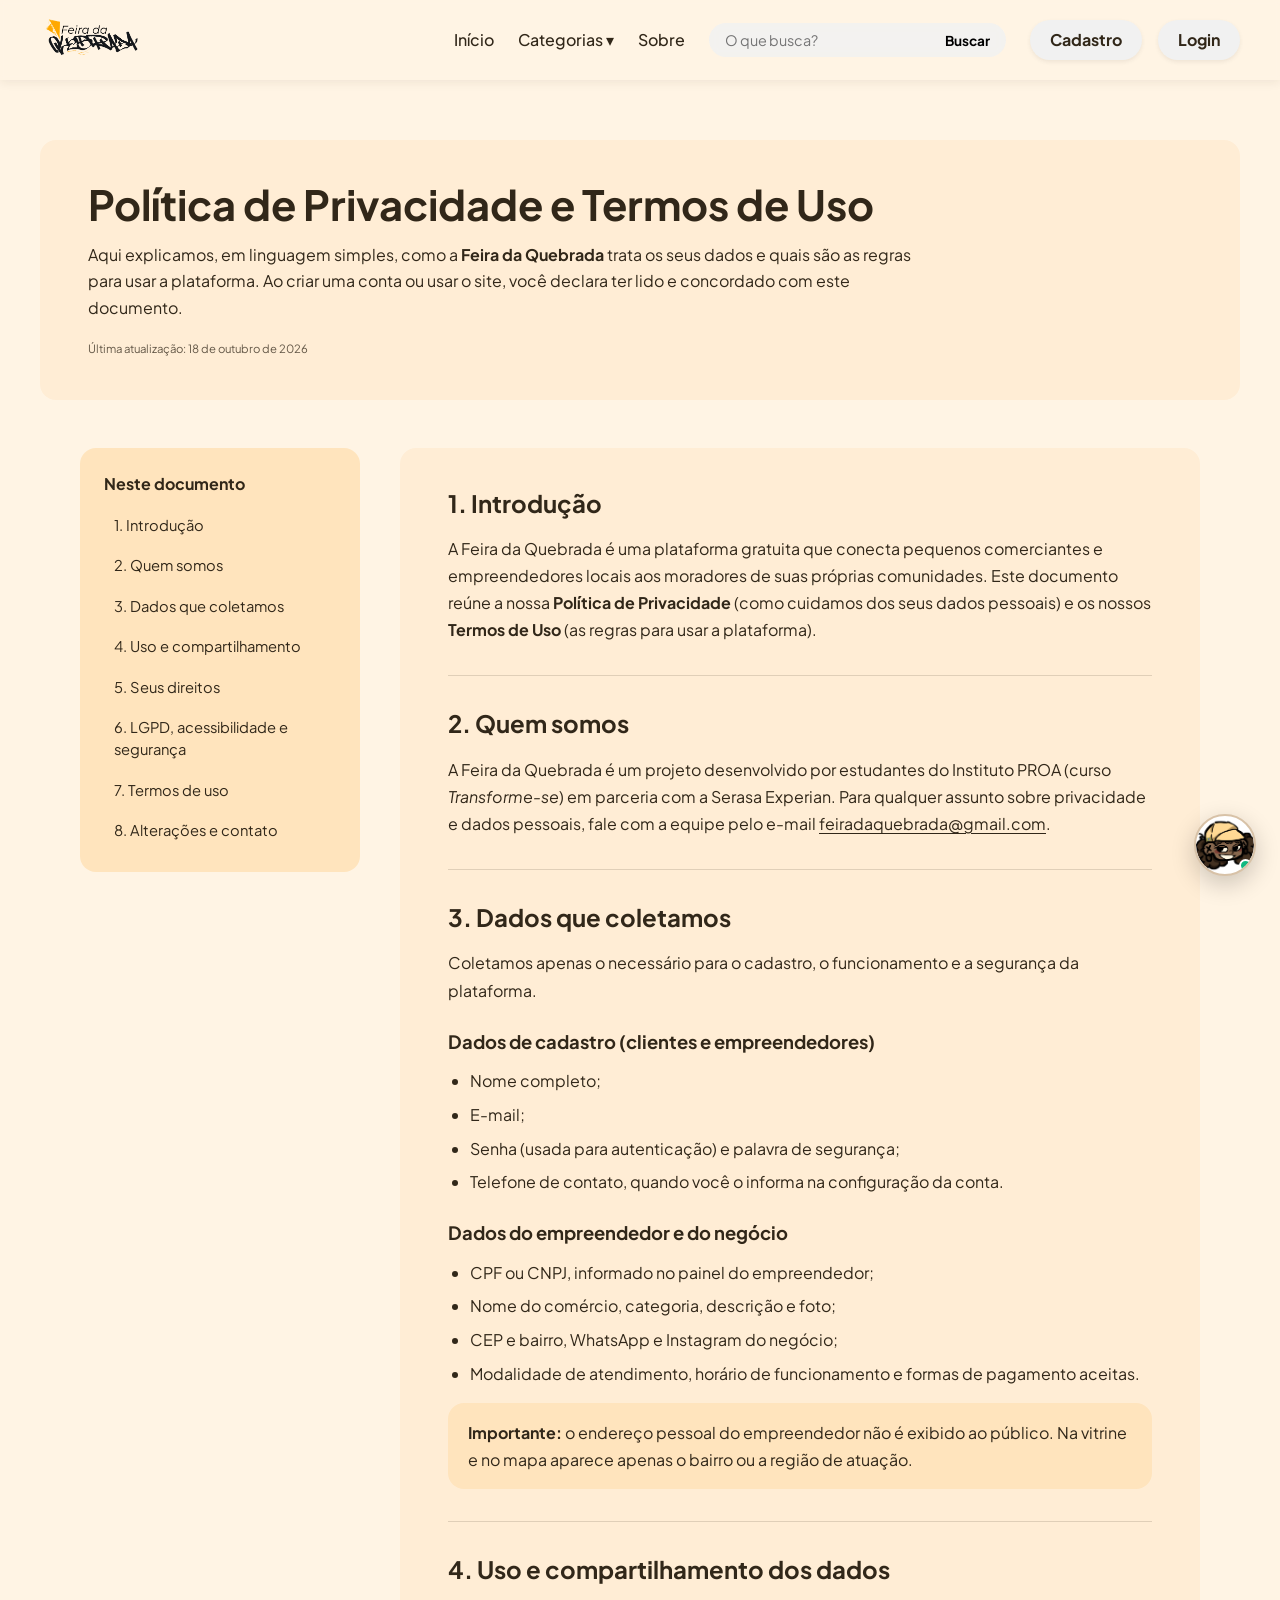
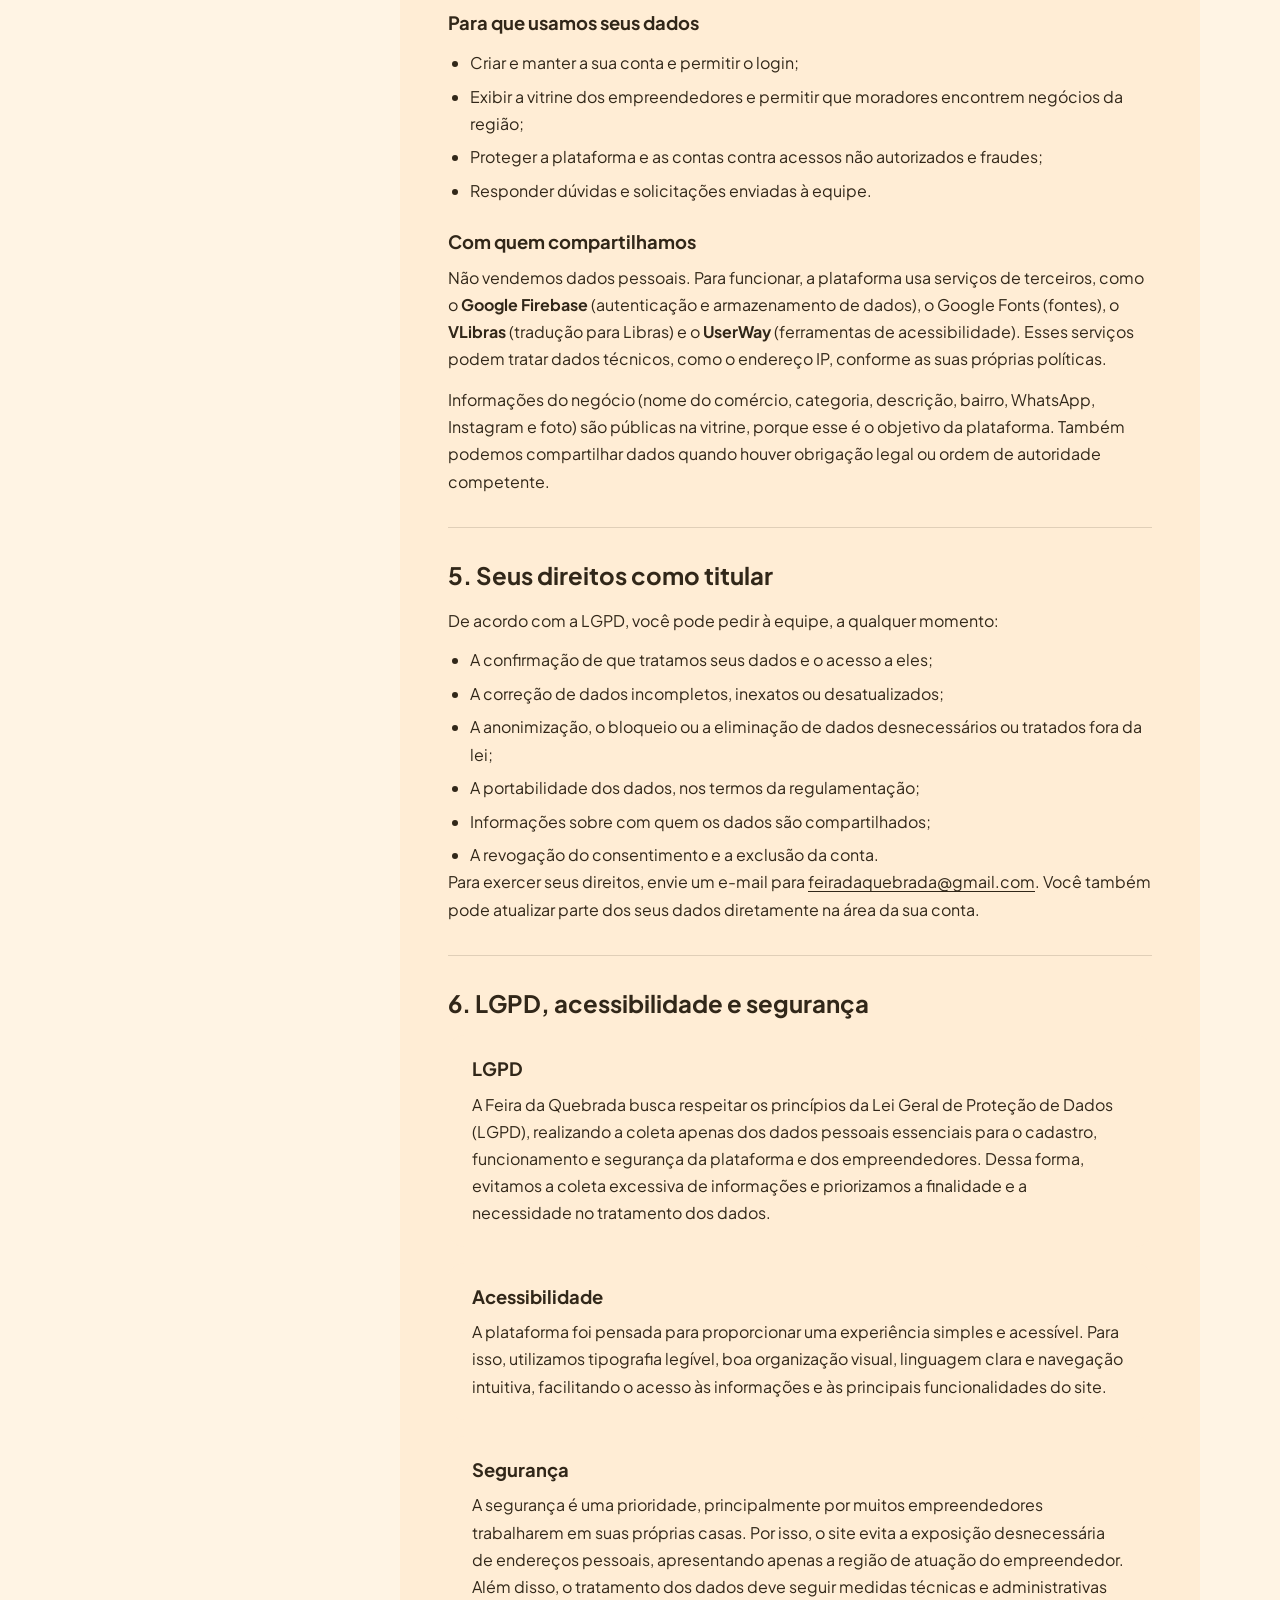
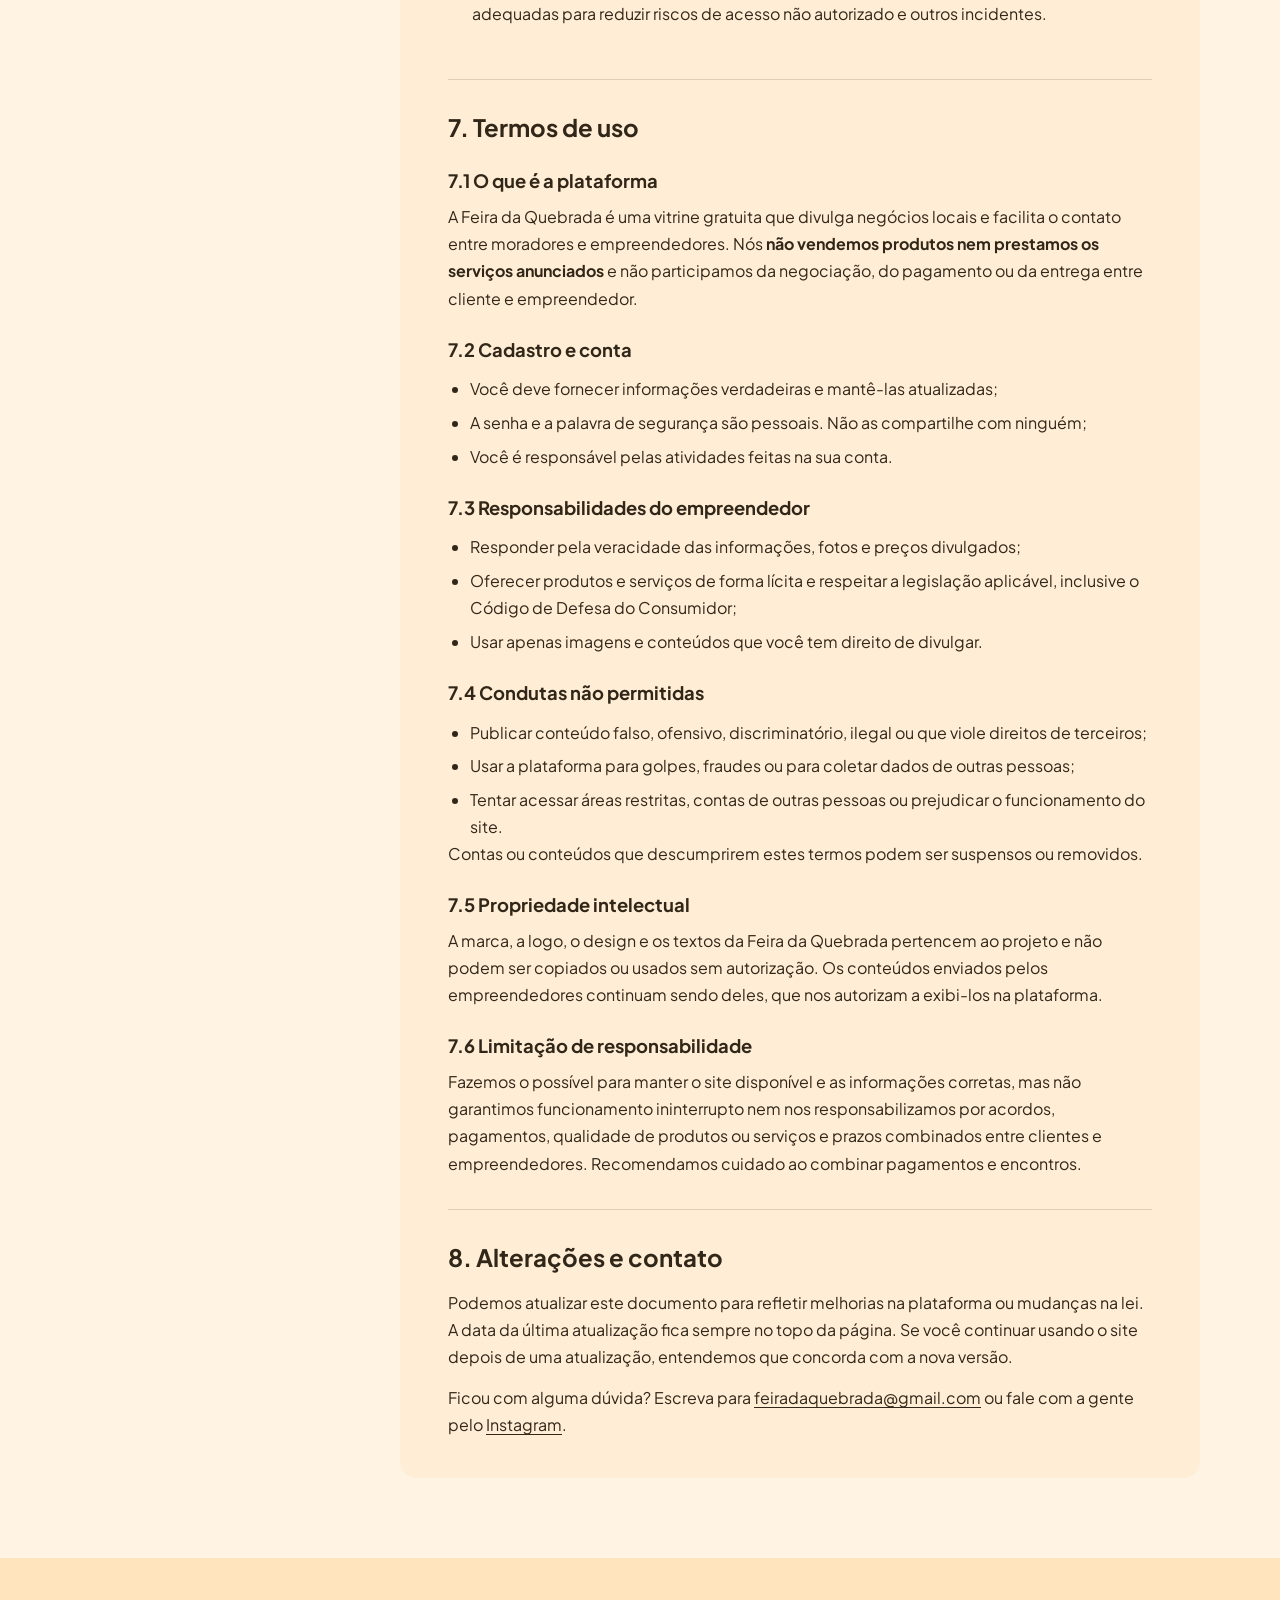
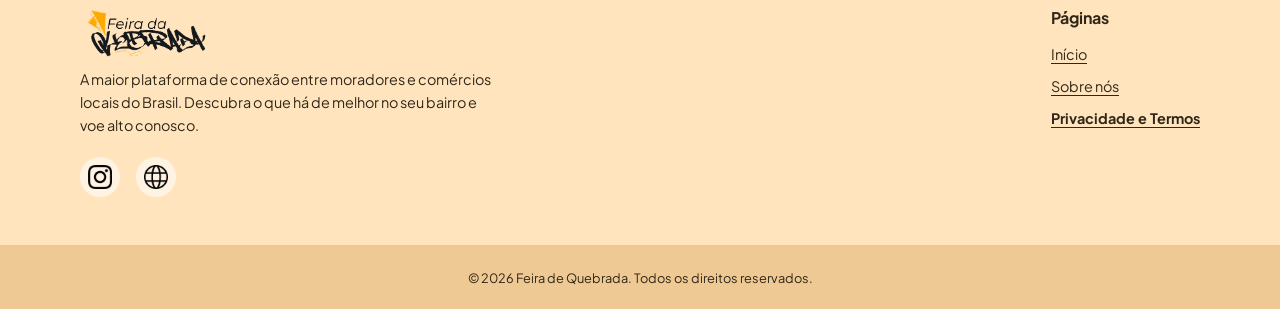
<file: pages/privacidade.html>
<!DOCTYPE html>
<html lang="pt-BR">
<head>
    <meta charset="UTF-8">
    <meta name="viewport" content="width=device-width, initial-scale=1.0">

    <title>Política de Privacidade e Termos de Uso | Feira da Quebrada</title>
    <meta name="description" content="Conheça a Política de Privacidade e os Termos de Uso da Feira da Quebrada: como tratamos seus dados (LGPD), acessibilidade, segurança e regras de uso da plataforma.">
    <link rel="icon" type="image/png" href="../imagens/pipaamarela.png">
    <!-- Fontes -->
    <link rel="preconnect" href="https://fonts.googleapis.com">
    <link rel="preconnect" href="https://fonts.gstatic.com" crossorigin>
    <link href="https://fonts.googleapis.com/css2?family=DM+Sans:opsz,wght@9..40,100..1000&display=swap" rel="stylesheet">

    <!-- Estilos -->
    <link rel="stylesheet" href="../styles/styleinicio.css">
    <link rel="stylesheet" href="../styles/privacidade.css">
    <link rel="stylesheet" href="../styles/chat.css">

    <!-- Scripts -->
    <script src="../scripts/sobre.js" defer></script>
    <script src="../scripts/chat.js" defer></script>
</head>

<body>

    <!-- ========================================== -->
    <!-- CABEÇALHO PRINCIPAL                        -->
    <!-- ========================================== -->
    <header class="cabecalho-principal">
        <a href="../index.html" class="logo">
            <img src="../imagens/logo.png" alt="Logo da Feira de Quebrada" class="logo-normal">
            <img src="../imagens/logo-branca.png" alt="" aria-hidden="true" class="logo-branca">
        </a>

        <button id="btn-menu-mobile" class="btn-menu-mobile" aria-label="Abrir menu">☰</button>
        <div id="overlay-menu" class="overlay-menu"></div>

        <div id="menu-colapsavel" class="menu-colapsavel">
            <button id="btn-fechar-menu" class="btn-fechar-menu" aria-label="Fechar menu">✕</button>

            <nav aria-label="Navegação principal">
                <ul>
                    <li><a href="../index.html">Início</a></li>
                    <li class="menu-dropdown">
                        <a href="#" id="btn-categorias" aria-expanded="false" aria-controls="lista-categorias">Categorias ▾</a>
                        <ul id="lista-categorias" class="dropdown-balao escondido">
                            <li><a href="filtro.html?categoria=alimentacao">Alimentação</a></li>
                            <li><a href="filtro.html?categoria=artesanato">Arte e Artesanato</a></li>
                            <li><a href="filtro.html?categoria=beleza">Beleza e Cuidados</a></li>
                            <li><a href="filtro.html?categoria=servico-tecnico">Serviços</a></li>
                            <li><a href="filtro.html?categoria=costura">Moda e Costura</a></li>
                            <li><a href="filtro.html?categoria=festas">Festas</a></li>
                            <li><a href="filtro.html?categoria=fretes">Fretes</a></li>
                            <li><a href="filtro.html?categoria=tatuagem">Tatuagem</a></li>
                        </ul>
                    </li>
                    <li><a href="sobre.html">Sobre</a></li>
                </ul>
            </nav>

            <search>
                <form role="search" action="filtro.html" method="get">
                    <input type="search" name="busca" placeholder="O que busca?" aria-label="Buscar produtos ou serviços">
                    <button type="submit">Buscar</button>
                </form>
            </search>

            <nav class="auth-acoes" aria-label="Acesso à conta" id="containerAuth">
                <a href="cadastro.html" class="btn-link">Cadastro</a>
                <a href="login.html" class="btn-link">Login</a>
            </nav>
        </div>
    </header>

    <!-- ========================================== -->
    <!-- CONTEÚDO PRINCIPAL                         -->
    <!-- ========================================== -->
    <main>

        <!-- TOPO -->
        <section class="hero-politica" aria-labelledby="titulo-politica">
            <div class="hero-politica-container">
                <h1 id="titulo-politica">Política de Privacidade e Termos de Uso</h1>
                <p>
                    Aqui explicamos, em linguagem simples, como a <strong>Feira da Quebrada</strong> trata os seus dados e quais são as regras para usar a plataforma. Ao criar uma conta ou usar o site, você declara ter lido e concordado com este documento.
                </p>
                <p class="data-atualizacao"><small>Última atualização: 18 de outubro de 2026</small></p>
            </div>
        </section>

        <div class="politica-layout">

            <!-- SUMÁRIO -->
            <nav class="politica-sumario" aria-label="Sumário da página">
                <h2>Neste documento</h2>
                <ol>
                    <li><a href="#introducao">1. Introdução</a></li>
                    <li><a href="#quem-somos">2. Quem somos</a></li>
                    <li><a href="#dados-coletados">3. Dados que coletamos</a></li>
                    <li><a href="#uso-compartilhamento">4. Uso e compartilhamento</a></li>
                    <li><a href="#direitos">5. Seus direitos</a></li>
                    <li><a href="#lgpd-acessibilidade-seguranca">6. LGPD, acessibilidade e segurança</a></li>
                    <li><a href="#termos-de-uso">7. Termos de uso</a></li>
                    <li><a href="#alteracoes-contato">8. Alterações e contato</a></li>
                </ol>
            </nav>

            <!-- CONTEÚDO -->
            <article class="politica-conteudo">

                <section id="introducao" aria-labelledby="t-introducao">
                    <h2 id="t-introducao">1. Introdução</h2>
                    <p>
                        A Feira da Quebrada é uma plataforma gratuita que conecta pequenos comerciantes e empreendedores locais aos moradores de suas próprias comunidades. Este documento reúne a nossa <strong>Política de Privacidade</strong> (como cuidamos dos seus dados pessoais) e os nossos <strong>Termos de Uso</strong> (as regras para usar a plataforma).
                    </p>
                </section>

                <section id="quem-somos" aria-labelledby="t-quem-somos">
                    <h2 id="t-quem-somos">2. Quem somos</h2>
                    <p>
                        A Feira da Quebrada é um projeto desenvolvido por estudantes do Instituto PROA (curso <em>Transforme-se</em>) em parceria com a Serasa Experian. Para qualquer assunto sobre privacidade e dados pessoais, fale com a equipe pelo e-mail <a href="mailto:feiradaquebrada@gmail.com">feiradaquebrada@gmail.com</a>.
                    </p>
                </section>

                <section id="dados-coletados" aria-labelledby="t-dados-coletados">
                    <h2 id="t-dados-coletados">3. Dados que coletamos</h2>
                    <p>Coletamos apenas o necessário para o cadastro, o funcionamento e a segurança da plataforma.</p>

                    <h3>Dados de cadastro (clientes e empreendedores)</h3>
                    <ul class="lista-politica">
                        <li>Nome completo;</li>
                        <li>E-mail;</li>
                        <li>Senha (usada para autenticação) e palavra de segurança;</li>
                        <li>Telefone de contato, quando você o informa na configuração da conta.</li>
                    </ul>

                    <h3>Dados do empreendedor e do negócio</h3>
                    <ul class="lista-politica">
                        <li>CPF ou CNPJ, informado no painel do empreendedor;</li>
                        <li>Nome do comércio, categoria, descrição e foto;</li>
                        <li>CEP e bairro, WhatsApp e Instagram do negócio;</li>
                        <li>Modalidade de atendimento, horário de funcionamento e formas de pagamento aceitas.</li>
                    </ul>

                    <p class="politica-aviso">
                        <strong>Importante:</strong> o endereço pessoal do empreendedor não é exibido ao público. Na vitrine e no mapa aparece apenas o bairro ou a região de atuação.
                    </p>
                </section>

                <section id="uso-compartilhamento" aria-labelledby="t-uso-compartilhamento">
                    <h2 id="t-uso-compartilhamento">4. Uso e compartilhamento dos dados</h2>

                    <h3>Para que usamos seus dados</h3>
                    <ul class="lista-politica">
                        <li>Criar e manter a sua conta e permitir o login;</li>
                        <li>Exibir a vitrine dos empreendedores e permitir que moradores encontrem negócios da região;</li>
                        <li>Proteger a plataforma e as contas contra acessos não autorizados e fraudes;</li>
                        <li>Responder dúvidas e solicitações enviadas à equipe.</li>
                    </ul>

                    <h3>Com quem compartilhamos</h3>
                    <p>
                        Não vendemos dados pessoais. Para funcionar, a plataforma usa serviços de terceiros, como o <strong>Google Firebase</strong> (autenticação e armazenamento de dados), o Google Fonts (fontes), o <strong>VLibras</strong> (tradução para Libras) e o <strong>UserWay</strong> (ferramentas de acessibilidade). Esses serviços podem tratar dados técnicos, como o endereço IP, conforme as suas próprias políticas.
                    </p>
                    <p>
                        Informações do negócio (nome do comércio, categoria, descrição, bairro, WhatsApp, Instagram e foto) são públicas na vitrine, porque esse é o objetivo da plataforma. Também podemos compartilhar dados quando houver obrigação legal ou ordem de autoridade competente.
                    </p>
                </section>

                <section id="direitos" aria-labelledby="t-direitos">
                    <h2 id="t-direitos">5. Seus direitos como titular</h2>
                    <p>De acordo com a LGPD, você pode pedir à equipe, a qualquer momento:</p>
                    <ul class="lista-politica">
                        <li>A confirmação de que tratamos seus dados e o acesso a eles;</li>
                        <li>A correção de dados incompletos, inexatos ou desatualizados;</li>
                        <li>A anonimização, o bloqueio ou a eliminação de dados desnecessários ou tratados fora da lei;</li>
                        <li>A portabilidade dos dados, nos termos da regulamentação;</li>
                        <li>Informações sobre com quem os dados são compartilhados;</li>
                        <li>A revogação do consentimento e a exclusão da conta.</li>
                    </ul>
                    <p>
                        Para exercer seus direitos, envie um e-mail para <a href="mailto:feiradaquebrada@gmail.com">feiradaquebrada@gmail.com</a>. Você também pode atualizar parte dos seus dados diretamente na área da sua conta.
                    </p>
                </section>

                <section id="lgpd-acessibilidade-seguranca" aria-labelledby="t-lgpd">
                    <h2 id="t-lgpd">6. LGPD, acessibilidade e segurança</h2>

                    <div class="politica-destaque">
                        <h3>LGPD</h3>
                        <p>
                            A Feira da Quebrada busca respeitar os princípios da Lei Geral de Proteção de Dados (LGPD), realizando a coleta apenas dos dados pessoais essenciais para o cadastro, funcionamento e segurança da plataforma e dos empreendedores. Dessa forma, evitamos a coleta excessiva de informações e priorizamos a finalidade e a necessidade no tratamento dos dados.
                        </p>
                    </div>

                    <div class="politica-destaque">
                        <h3>Acessibilidade</h3>
                        <p>
                            A plataforma foi pensada para proporcionar uma experiência simples e acessível. Para isso, utilizamos tipografia legível, boa organização visual, linguagem clara e navegação intuitiva, facilitando o acesso às informações e às principais funcionalidades do site.
                        </p>
                    </div>

                    <div class="politica-destaque">
                        <h3>Segurança</h3>
                        <p>
                            A segurança é uma prioridade, principalmente por muitos empreendedores trabalharem em suas próprias casas. Por isso, o site evita a exposição desnecessária de endereços pessoais, apresentando apenas a região de atuação do empreendedor. Além disso, o tratamento dos dados deve seguir medidas técnicas e administrativas adequadas para reduzir riscos de acesso não autorizado e outros incidentes.
                        </p>
                    </div>
                </section>

                <section id="termos-de-uso" aria-labelledby="t-termos">
                    <h2 id="t-termos">7. Termos de uso</h2>

                    <h3>7.1 O que é a plataforma</h3>
                    <p>
                        A Feira da Quebrada é uma vitrine gratuita que divulga negócios locais e facilita o contato entre moradores e empreendedores. Nós <strong>não vendemos produtos nem prestamos os serviços anunciados</strong> e não participamos da negociação, do pagamento ou da entrega entre cliente e empreendedor.
                    </p>

                    <h3>7.2 Cadastro e conta</h3>
                    <ul class="lista-politica">
                        <li>Você deve fornecer informações verdadeiras e mantê-las atualizadas;</li>
                        <li>A senha e a palavra de segurança são pessoais. Não as compartilhe com ninguém;</li>
                        <li>Você é responsável pelas atividades feitas na sua conta.</li>
                    </ul>

                    <h3>7.3 Responsabilidades do empreendedor</h3>
                    <ul class="lista-politica">
                        <li>Responder pela veracidade das informações, fotos e preços divulgados;</li>
                        <li>Oferecer produtos e serviços de forma lícita e respeitar a legislação aplicável, inclusive o Código de Defesa do Consumidor;</li>
                        <li>Usar apenas imagens e conteúdos que você tem direito de divulgar.</li>
                    </ul>

                    <h3>7.4 Condutas não permitidas</h3>
                    <ul class="lista-politica">
                        <li>Publicar conteúdo falso, ofensivo, discriminatório, ilegal ou que viole direitos de terceiros;</li>
                        <li>Usar a plataforma para golpes, fraudes ou para coletar dados de outras pessoas;</li>
                        <li>Tentar acessar áreas restritas, contas de outras pessoas ou prejudicar o funcionamento do site.</li>
                    </ul>
                    <p>
                        Contas ou conteúdos que descumprirem estes termos podem ser suspensos ou removidos.
                    </p>

                    <h3>7.5 Propriedade intelectual</h3>
                    <p>
                        A marca, a logo, o design e os textos da Feira da Quebrada pertencem ao projeto e não podem ser copiados ou usados sem autorização. Os conteúdos enviados pelos empreendedores continuam sendo deles, que nos autorizam a exibi-los na plataforma.
                    </p>

                    <h3>7.6 Limitação de responsabilidade</h3>
                    <p>
                        Fazemos o possível para manter o site disponível e as informações corretas, mas não garantimos funcionamento ininterrupto nem nos responsabilizamos por acordos, pagamentos, qualidade de produtos ou serviços e prazos combinados entre clientes e empreendedores. Recomendamos cuidado ao combinar pagamentos e encontros.
                    </p>
                </section>

                <section id="alteracoes-contato" aria-labelledby="t-alteracoes">
                    <h2 id="t-alteracoes">8. Alterações e contato</h2>
                    <p>
                        Podemos atualizar este documento para refletir melhorias na plataforma ou mudanças na lei. A data da última atualização fica sempre no topo da página. Se você continuar usando o site depois de uma atualização, entendemos que concorda com a nova versão.
                    </p>
                    <p>
                        Ficou com alguma dúvida? Escreva para <a href="mailto:feiradaquebrada@gmail.com">feiradaquebrada@gmail.com</a> ou fale com a gente pelo <a href="https://www.instagram.com/feiradaquebrada" target="_blank" rel="noopener noreferrer">Instagram</a>.
                    </p>
                </section>

            </article>
        </div>
    </main>

    <!-- ================= CHATBOT ================= -->
    <div class="chat-wrapper" id="chatWrapper">
        <div class="widget hidden" id="chatWidget">
            <div class="header">
                <div class="persona-info">
                    <div class="avatar-header">
                        <img src="../imagens/fey.png" alt="Fey Avatar">
                        <span class="online-dot"></span>
                    </div>
                    <div class="persona-details">
                        <span class="persona-nome">Fey</span>
                        <span class="persona-status">Atendimento • </span>
                    </div>
                </div>
                <button id="closeChat" class="close-btn" aria-label="Fechar Chat">&times;</button>
            </div>

            <div class="chat" id="chatBox"></div>

            <div class="composer">
                <input class="message" type="text" placeholder="Digite uma mensagem..." id="chatInput">
                <button class="submit_message" id="submitBtn" aria-label="Enviar">
                    <svg width="18" height="18" viewBox="0 0 24 24" fill="none" stroke="currentColor" stroke-width="2.5" stroke-linecap="round" stroke-linejoin="round">
                        <line x1="22" y1="2" x2="11" y2="13"></line>
                        <polygon points="22 2 15 22 11 13 2 9 22 2"></polygon>
                    </svg>
                </button>
            </div>
        </div>

        <button id="chatToggle" class="chat-toggle-btn" aria-label="Abrir Chat">
            <div class="chat-help-tooltip" id="chatHelpTooltip">
                <span>Precisa de ajuda? 💬</span>
            </div>
            <div class="avatar-toggle">
                <img src="../imagens/fey.png" alt="Fey">
                <span class="status-indicator"></span>
            </div>
        </button>
    </div>

    <!-- ========================================== -->
    <!-- RODAPÉ                                     -->
    <!-- ========================================== -->
    <footer class="rodape-principal">
        <div class="rodape-container">
            <div class="rodape-marca">
                <a href="../index.html" class="rodape-logo-link">
                    <img src="../imagens/logo.png" alt="Feira de Quebrada" width="140" height="auto">
                </a>
                <p>
                    A maior plataforma de conexão entre moradores e comércios locais do Brasil.
                    Descubra o que há de melhor no seu bairro e voe alto conosco.
                </p>

                <nav class="rodape-redes" aria-label="Redes sociais e contato externo">
                    <ul role="list">
                        <li>
                            <a href="https://www.instagram.com/feiradaquebrada" target="_blank" rel="noopener noreferrer" aria-label="Acessar nosso perfil no Instagram">
                                <img src="../icones/iconeinstagram.png" alt="" aria-hidden="true" width="24" height="24">
                            </a>
                        </li>
                        <li>
                            <a href="mailto:feiradaquebrada@gmail.com" aria-label="Nos envie um email">
                                <img src="../icones/iconerede.png" alt="" aria-hidden="true" width="24" height="24">
                            </a>
                        </li>
                    </ul>
                </nav>
            </div>

            <nav class="rodape-links" aria-label="Páginas do site">
                <h2>Páginas</h2>
                <ul>
                        <li><a href="../index.html">Início</a></li>
                        <li><a href="sobre.html">Sobre nós</a></li>
                        <li><a href="privacidade.html" aria-current="page">Privacidade e Termos</a></li>
                </ul>
            </nav>
        </div>

        <div class="rodape-copyright">
            <p>
                <small>&copy; 2026 Feira de Quebrada. Todos os direitos reservados.</small>
            </p>
        </div>
    </footer>

    <!-- VLibras e UserWay -->
    <div vw class="enabled">
        <div vw-access-button class="active"></div>
        <div vw-plugin-wrapper>
            <div class="vw-plugin-top-wrapper"></div>
        </div>
    </div>
    <script src="https://vlibras.gov.br/app/vlibras-plugin.js"></script>
    <script>
        new window.VLibras.Widget('https://vlibras.gov.br/app');
    </script>
    <script src="https://cdn.userway.org/widget.js" data-account="a1B2c3D4e5"></script>
</body>
</html>
</file>
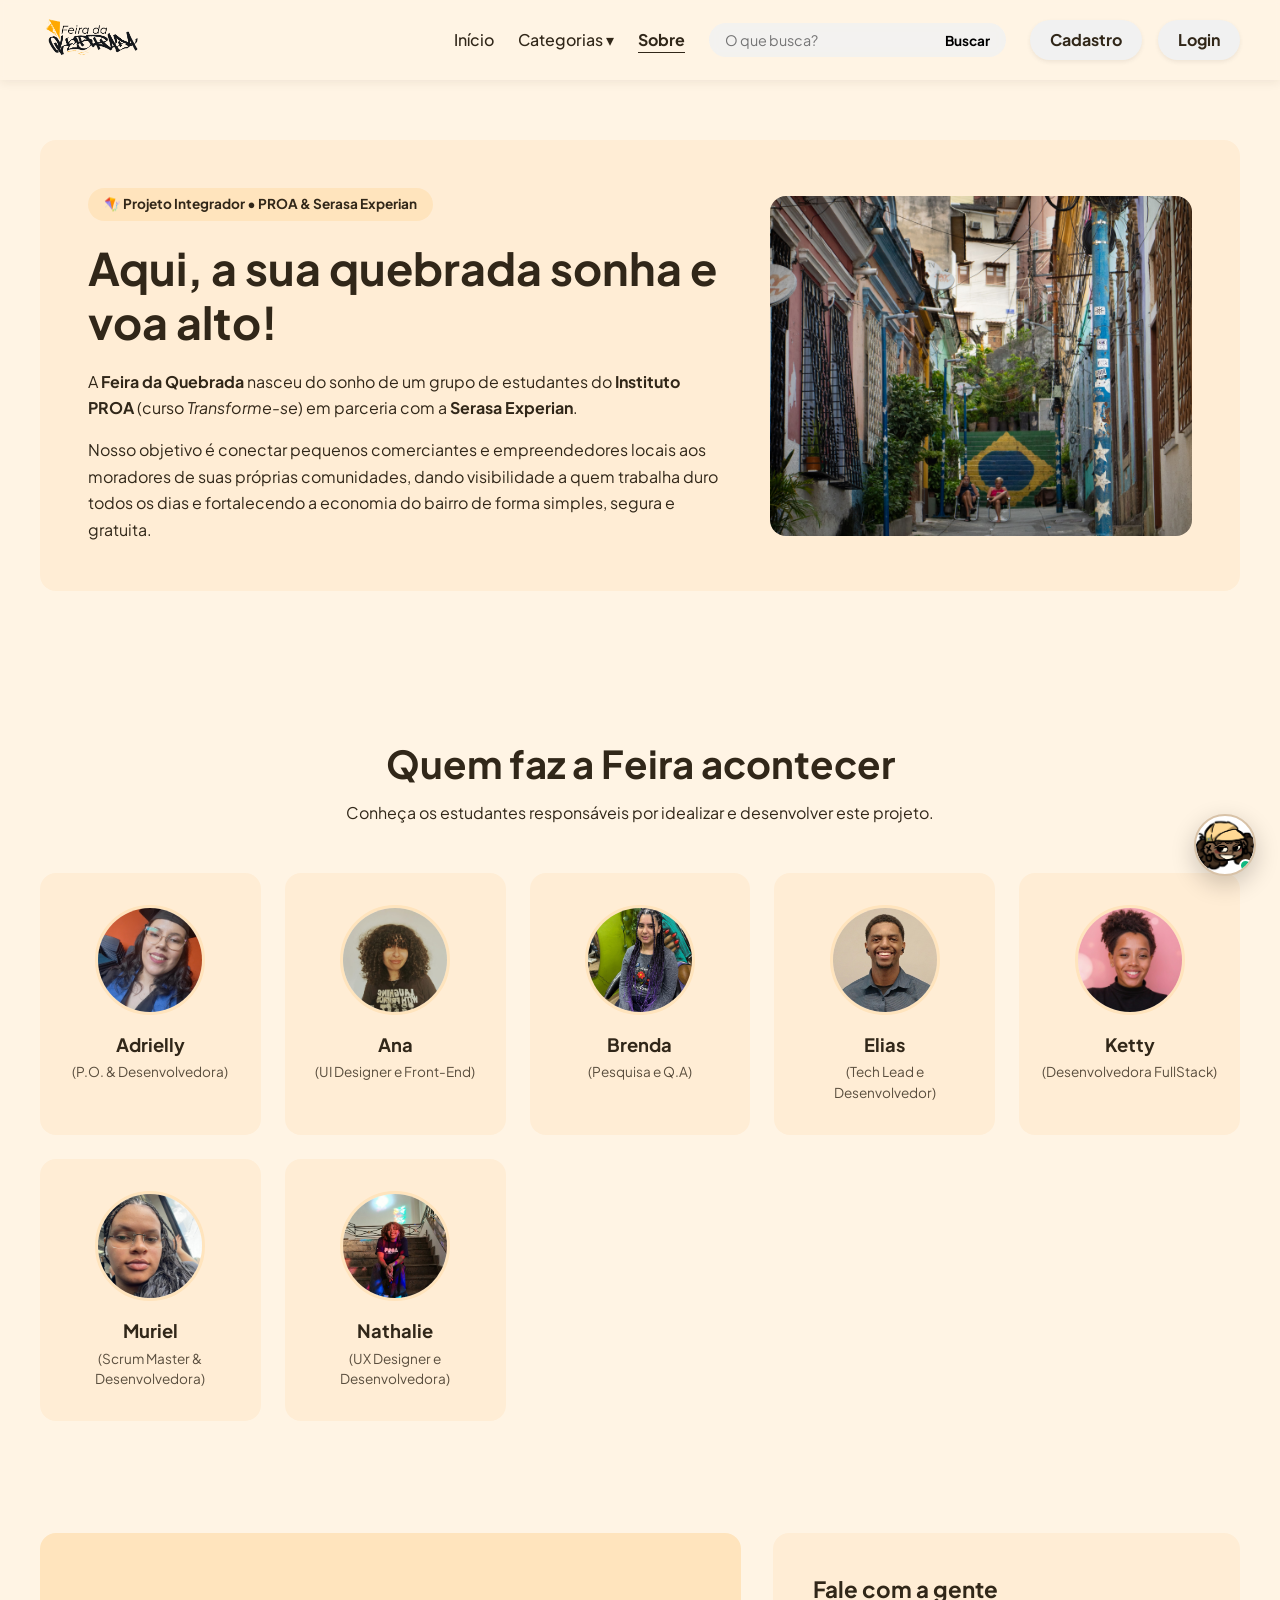
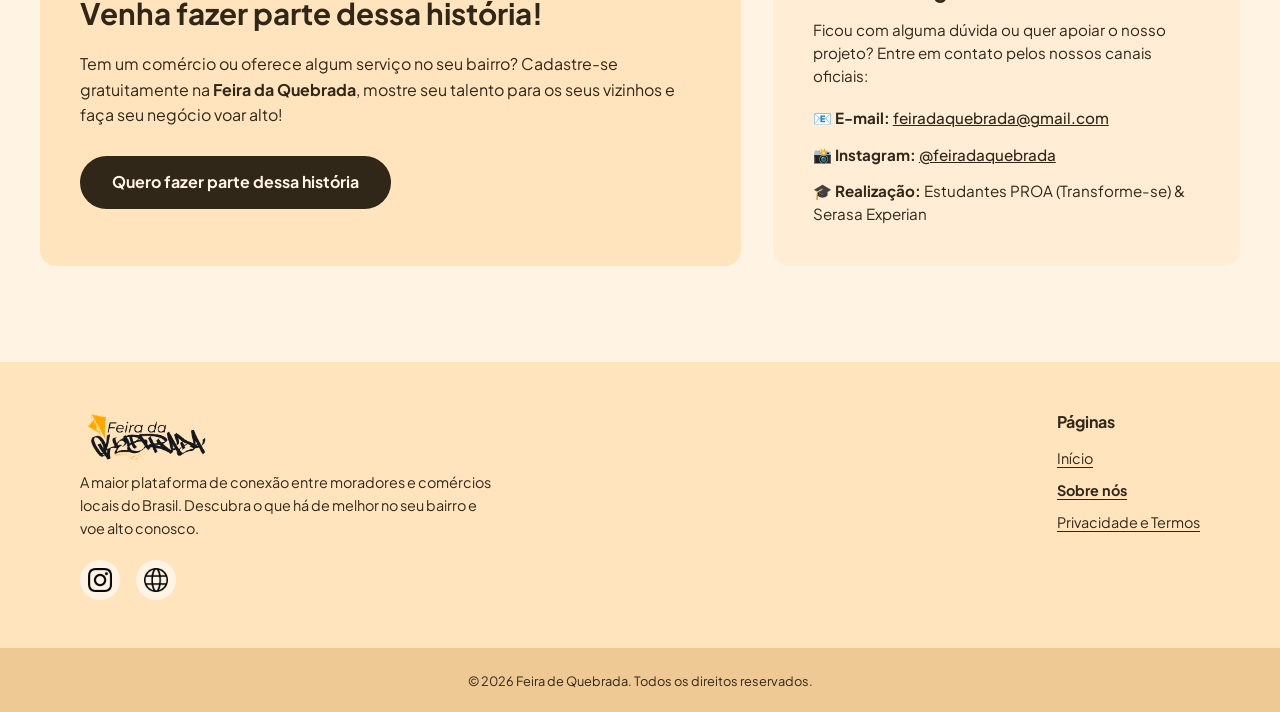
<file: pages/sobre.html>
<!DOCTYPE html>
<html lang="pt-BR">
<head>
    <meta charset="UTF-8">
    <meta name="viewport" content="width=device-width, initial-scale=1.0">

    <title>Sobre Nós | Feira da Quebrada</title>
    <meta name="description" content="Conheça a história e a equipe por trás da Feira da Quebrada, projeto criado por estudantes do PROA em parceria com a Serasa Experian.">
    <link rel="icon" type="image/png" href="../imagens/pipaamarela.png">
    <!-- Fontes -->
    <link rel="preconnect" href="https://fonts.googleapis.com">
    <link rel="preconnect" href="https://fonts.gstatic.com" crossorigin>
    <link href="https://fonts.googleapis.com/css2?family=DM+Sans:opsz,wght@9..40,100..1000&display=swap" rel="stylesheet">

    <!-- Estilos -->
    <link rel="stylesheet" href="../styles/styleinicio.css">
    <link rel="stylesheet" href="../styles/sobre.css">
    <link rel="stylesheet" href="../styles/chat.css">

    <!-- Scripts -->
    <script src="../scripts/sobre.js" defer></script>
    <script src="../scripts/chat.js" defer></script>
</head>
<body>

    <!-- ========================================== -->
    <!-- CABEÇALHO PRINCIPAL                        -->
    <!-- ========================================== -->
    <header class="cabecalho-principal">
        <a href="../index.html" class="logo">
            <img src="../imagens/logo.png" alt="Logo da Feira de Quebrada" class="logo-normal">
            <img src="../imagens/logo-branca.png" alt="" aria-hidden="true" class="logo-branca">
        </a>

        <button id="btn-menu-mobile" class="btn-menu-mobile" aria-label="Abrir menu">☰</button>
        <div id="overlay-menu" class="overlay-menu"></div>

        <div id="menu-colapsavel" class="menu-colapsavel">
            <button id="btn-fechar-menu" class="btn-fechar-menu" aria-label="Fechar menu">✕</button>

            <nav aria-label="Navegação principal">
                <ul>
                    <li><a href="../index.html">Início</a></li>
                    <li class="menu-dropdown">
                        <a href="#" id="btn-categorias" aria-expanded="false" aria-controls="lista-categorias">Categorias ▾</a>
                        <ul id="lista-categorias" class="dropdown-balao escondido">
                            <li><a href="filtro.html?categoria=alimentacao">Alimentação</a></li>
                            <li><a href="filtro.html?categoria=artesanato">Arte e Artesanato</a></li>
                            <li><a href="filtro.html?categoria=beleza">Beleza e Cuidados</a></li>
                            <li><a href="filtro.html?categoria=servico-tecnico">Serviços</a></li>
                            <li><a href="filtro.html?categoria=costura">Moda e Costura</a></li>
                            <li><a href="filtro.html?categoria=festas">Festas</a></li>
                            <li><a href="filtro.html?categoria=fretes">Fretes</a></li>
                            <li><a href="filtro.html?categoria=tatuagem">Tatuagem</a></li>
                        </ul>
                    </li>
                    <li><a href="sobre.html" aria-current="page">Sobre</a></li>
                </ul>
            </nav>

            <search>
                <form role="search" action="filtro.html" method="get">
                    <input type="search" name="busca" placeholder="O que busca?" aria-label="Buscar produtos ou serviços">
                    <button type="submit">Buscar</button>
                </form>
            </search>

            <nav class="auth-acoes" aria-label="Acesso à conta" id="containerAuth">
                <a href="cadastro.html" class="btn-link">Cadastro</a>
                <a href="login.html" class="btn-link">Login</a>
            </nav>
        </div>
    </header>

    <!-- ========================================== -->
    <!-- CONTEÚDO PRINCIPAL                         -->
    <!-- ========================================== -->
    <main>

        <!-- 1. HERO PROFISSIONAL SOBRE NÓS -->
        <section class="hero-sobre" aria-labelledby="titulo-hero-sobre">
            <div class="hero-sobre-container">
                <div class="hero-sobre-texto">
                    <span class="selo-projeto">🪁 Projeto Integrador • PROA & Serasa Experian</span>
                    <h1 id="titulo-hero-sobre">Aqui, a sua quebrada sonha e voa alto!</h1>
                    <p>
                        A <strong>Feira da Quebrada</strong> nasceu do sonho de um grupo de estudantes do <strong>Instituto PROA</strong> (curso <em>Transforme-se</em>) em parceria com a <strong>Serasa Experian</strong>.
                    </p>
                    <p>
                        Nosso objetivo é conectar pequenos comerciantes e empreendedores locais aos moradores de suas próprias comunidades, dando visibilidade a quem trabalha duro todos os dias e fortalecendo a economia do bairro de forma simples, segura e gratuita.
                    </p>
                </div>

                <figure class="hero-sobre-imagem">
                    <img src="../imagens/beco.jpg" alt="Imagem representando a cultura e força da comunidade">
                </figure>
            </div>
        </section>

        <!-- 2. NOSSA EQUIPE (NOMES E FOTINHAS) -->
        <section class="secao-equipe" aria-labelledby="titulo-equipe">
            <div class="equipe-container">
                <header class="equipe-cabecalho">
                    <h2 id="titulo-equipe">Quem faz a Feira acontecer</h2>
                    <p>Conheça os estudantes responsáveis por idealizar e desenvolver este projeto.</p>
                </header>

                <!-- Grade com as fotos e nomes da equipe -->
                    <ul class="equipe-lista" role="list">
                    <li class="integrante-card">
                        <div class="integrante-foto">
                            <img src="../imagens/adri.jpeg" alt="Foto de Adrielly">
                        </div>
                        <h3>Adrielly</h3>
                        <span>(P.O. & Desenvolvedora)</span>
                    </li>

                    <li class="integrante-card">
                        <div class="integrante-foto">
                            <img src="../imagens/ana.jpeg" alt="Foto de Ana">
                        </div>
                        <h3>Ana</h3>
                        <span>(UI Designer e Front-End)</span>
                    </li>

                    <li class="integrante-card">
                        <div class="integrante-foto">
                            <img src="../imagens/brenda.jpeg" alt="Foto de Brenda">
                        </div>
                        <h3>Brenda</h3>
                        <span>(Pesquisa e Q.A)</span>
                    </li>

                    <li class="integrante-card">
                        <div class="integrante-foto">
                            <img src="../imagens/elias.jpeg" alt="Foto de Elias">
                        </div>
                        <h3>Elias</h3>
                        <span>(Tech Lead e Desenvolvedor)</span>
                    </li>

                    <li class="integrante-card">
                        <div class="integrante-foto">
                            <img src="../imagens/ketty.jpeg" alt="Foto de Ketty">
                        </div>
                        <h3>Ketty</h3>
                        <span>(Desenvolvedora FullStack)</span>
                    </li>

                    <li class="integrante-card">
                        <div class="integrante-foto">
                            <img src="../imagens/mury.jpeg" alt="Foto de Muriel">
                        </div>
                        <h3>Muriel</h3>
                        <span>(Scrum Master & Desenvolvedora)</span>
                    </li>

                    <li class="integrante-card">
                        <div class="integrante-foto">
                            <img src="../imagens/naty.jpeg" alt="Foto de Nathalie">
                        </div>
                        <h3>Nathalie</h3>
                        <span>(UX Designer e Desenvolvedora)</span>
                    </li>
                </ul>
            </div>
        </section>

        <!-- 3. CONTATO DO PROGRAMA E CHAMADA PARA AÇÃO (CTA) -->
        <section class="secao-contato-cta" aria-labelledby="titulo-cta">
            <div class="contato-cta-container">

                <!-- Card de Chamada para Cadastro -->
                <div class="cta-card">
                    <h2 id="titulo-cta">Venha fazer parte dessa história!</h2>
                    <p>
                        Tem um comércio ou oferece algum serviço no seu bairro? Cadastre-se gratuitamente na <strong>Feira da Quebrada</strong>, mostre seu talento para os seus vizinhos e faça seu negócio voar alto!
                    </p>
                    <a href="cadastro.html" class="btn-cta-cadastro">Quero fazer parte dessa história</a>
                </div>

                <!-- Card de Contato do Projeto -->
                <div class="contato-card">
                    <h3>Fale com a gente</h3>
                    <p>Ficou com alguma dúvida ou quer apoiar o nosso projeto? Entre em contato pelos nossos canais oficiais:</p>

                    <ul class="contato-lista">
                        <li>
                            <strong>📧 E-mail:</strong>
                            <a href="mailto:feiradaquebrada@gmail.com">feiradaquebrada@gmail.com</a>
                        </li>
                        <li>
                            <strong>📸 Instagram:</strong>
                            <a href="https://www.instagram.com/feiradaquebrada" target="_blank" rel="noopener noreferrer">@feiradaquebrada</a>
                        </li>
                        <li>
                            <strong>🎓 Realização:</strong>
                            <span>Estudantes PROA (Transforme-se) & Serasa Experian</span>
                        </li>
                    </ul>
                </div>

            </div>
        </section>

    </main>

    <!-- ================= CHATBOT ================= -->
    <div class="chat-wrapper" id="chatWrapper">
        <div class="widget hidden" id="chatWidget">
            <div class="header">
                <div class="persona-info">
                    <div class="avatar-header">
                        <img src="../imagens/fey.png" alt="Fey Avatar">
                        <span class="online-dot"></span>
                    </div>
                    <div class="persona-details">
                        <span class="persona-nome">Fey</span>
                        <span class="persona-status">Atendimento • </span>
                    </div>
                </div>
                <button id="closeChat" class="close-btn" aria-label="Fechar Chat">&times;</button>
            </div>

            <div class="chat" id="chatBox"></div>

            <div class="composer">
                <input class="message" type="text" placeholder="Digite uma mensagem..." id="chatInput">
                <button class="submit_message" id="submitBtn" aria-label="Enviar">
                    <svg width="18" height="18" viewBox="0 0 24 24" fill="none" stroke="currentColor" stroke-width="2.5" stroke-linecap="round" stroke-linejoin="round">
                        <line x1="22" y1="2" x2="11" y2="13"></line>
                        <polygon points="22 2 15 22 11 13 2 9 22 2"></polygon>
                    </svg>
                </button>
            </div>
        </div>

        <button id="chatToggle" class="chat-toggle-btn" aria-label="Abrir Chat">
            <div class="chat-help-tooltip" id="chatHelpTooltip">
                <span>Precisa de ajuda? 💬</span>
            </div>
            <div class="avatar-toggle">
                <img src="../imagens/fey.png" alt="Fey">
                <span class="status-indicator"></span>
            </div>
        </button>
    </div>

    <!-- ========================================== -->
    <!-- RODAPÉ                                     -->
    <!-- ========================================== -->
    <footer class="rodape-principal">
        <div class="rodape-container">
            <div class="rodape-marca">
                <a href="../index.html" class="rodape-logo-link">
                    <img src="../imagens/logo.png" alt="Feira de Quebrada" width="140" height="auto">
                </a>
                <p>
                    A maior plataforma de conexão entre moradores e comércios locais do Brasil.
                    Descubra o que há de melhor no seu bairro e voe alto conosco.
                </p>

                <nav class="rodape-redes" aria-label="Redes sociais e contato externo">
                    <ul role="list">
                        <li>
                            <a href="https://www.instagram.com/feiradaquebrada" target="_blank" rel="noopener noreferrer" aria-label="Acessar nosso perfil no Instagram">
                                <img src="../icones/iconeinstagram.png" alt="" aria-hidden="true" width="24" height="24">
                            </a>
                        </li>
                        <li>
                            <a href="mailto:feiradaquebrada@gmail.com" aria-label="Nos envie um email">
                                <img src="../icones/iconerede.png" alt="" aria-hidden="true" width="24" height="24">
                            </a>
                        </li>
                    </ul>
                </nav>
            </div>

            <nav class="rodape-links" aria-label="Páginas do site">
                <h2>Páginas</h2>
                <ul>
                        <li><a href="../index.html">Início</a></li>
                        <li><a href="sobre.html" aria-current="page">Sobre nós</a></li>
                        <li><a href="privacidade.html">Privacidade e Termos</a></li>
                </ul>
            </nav>
        </div>

        <div class="rodape-copyright">
            <p>
                <small>&copy; 2026 Feira de Quebrada. Todos os direitos reservados.</small>
            </p>
        </div>
    </footer>

    <!-- VLibras e UserWay -->
    <div vw class="enabled">
        <div vw-access-button class="active"></div>
        <div vw-plugin-wrapper>
            <div class="vw-plugin-top-wrapper"></div>
        </div>
    </div>
    <script src="https://vlibras.gov.br/app/vlibras-plugin.js"></script>
    <script>
        new window.VLibras.Widget('https://vlibras.gov.br/app');
    </script>
    <script src="https://cdn.userway.org/widget.js" data-account="a1B2c3D4e5"></script>
</body>
</html>
</file>
<file: styles/styleinicio.css>
/* =======================================================================
 * ESTILOS GLOBAIS E PÁGINA INICIAL (INDEX)
 * ======================================================================= */

/* ==========================================
 * 1. FONTES E VARIÁVEIS GLOBAIS
 * ========================================== */
@import url('https://fonts.googleapis.com/css2?family=DM+Sans:ital,opsz,wght@0,9..40,400;0,9..40,500;0,9..40,700;1,9..40,400&display=swap');

:root {
    /* Tipografia */
    --fonte-principal: 'DM Sans', -apple-system, BlinkMacSystemFont, "Segoe UI", Roboto, sans-serif;

    /* Paleta de cores */
    --cor-fundo-creme: #FFF4E4;
    --cor-card: #FFE4BD;
    --cor-texto: #312719;
    --cor-secao: #FFEDD5;
    --cor-mapa: #E7CEA9;
    --cor-branco-puro: #f1f1f1;

    /* Medidas */
    --largura-maxima-conteudo: 1200px;
    --raio-borda-padrao: 16px;
    --transicao-padrao: 0.25s ease-in-out;
}

/* Reset global */
*,
*::before,
*::after {
    margin: 0;
    padding: 0;
    box-sizing: border-box;
}

html {
    scroll-behavior: smooth;
}

body {
    font-family: var(--fonte-principal);
    font-size: 16px;
    line-height: 1.5;
    color: var(--cor-texto);
    background-color: var(--cor-fundo-creme);
    -webkit-font-smoothing: antialiased;
    -moz-osx-font-smoothing: grayscale;
}

ul, ol {
    list-style: none;
}

a {
    text-decoration: none;
    color: inherit;
}

img {
    display: block;
    max-width: 100%;
    height: auto;
}

button, input {
    font-family: inherit;
    font-size: inherit;
}

/* Acessibilidade: Indicador de foco */
a:focus-visible,
button:focus-visible,
input:focus-visible {
    outline: 3px solid var(--cor-texto);
    outline-offset: 3px;
    border-radius: 4px;
}

/* Acessibilidade: Movimento reduzido */
@media (prefers-reduced-motion: reduce) {
    html {
        scroll-behavior: auto;
    }
    *, *::before, *::after {
        animation-duration: 0.01ms !important;
        animation-iteration-count: 1 !important;
        transition-duration: 0.01ms !important;
        scroll-behavior: auto !important;
    }
}

/* ==========================================
 * 2. CABEÇALHO (HEADER) E MENU SANDUÍCHE
 * ========================================== */
header.cabecalho-principal {
    position: fixed;
    top: 0;
    left: 0;
    width: 100%;
    z-index: 100;
    display: flex;
    align-items: center;
    justify-content: space-between;
    gap: 1.5rem;
    padding: 1rem 2.5rem;
    background-color: color-mix(in srgb, var(--cor-fundo-creme) 35%, transparent);
    backdrop-filter: blur(2px);
    -webkit-backdrop-filter: blur(2px);
    box-shadow: 0 2px 10px color-mix(in srgb, var(--cor-texto) 8%, transparent);
    transition: background-color var(--transicao-padrao), backdrop-filter var(--transicao-padrao);
    flex-wrap: wrap; /* Permite que o menu desça no mobile */
}

/* Botão do menu escondido no Desktop */
.btn-menu-mobile {
    display: none;
    background: transparent;
    border: none;
    font-size: 1.8rem;
    color: var(--cor-texto);
    cursor: pointer;
}

.menu-colapsavel {
    display: flex;
    align-items: center;
    gap: 1.5rem;
    width: 100%;
    justify-content: flex-end;
    flex: 1; /* Ocupa o espaço restante ao lado da logo */
}

header.cabecalho-principal.header-escuro {
    background-color: color-mix(in srgb, var(--cor-texto) 85%, transparent);
    backdrop-filter: blur(10px);
    -webkit-backdrop-filter: blur(10px);
}

header.cabecalho-principal.header-escuro nav a { color: var(--cor-branco-puro); }
header.cabecalho-principal.header-escuro nav a:hover { color: var(--cor-card); }
header.cabecalho-principal.header-escuro .btn-menu-mobile { color: var(--cor-branco-puro); } /* Menu branco no escuro */

header.cabecalho-principal.header-escuro a:focus-visible,
header.cabecalho-principal.header-escuro button:focus-visible,
header.cabecalho-principal.header-escuro input:focus-visible {
    outline-color: var(--cor-branco-puro);
}

.logo img {
    height: 48px;
    width: auto;
    object-fit: contain;
}

/* Logo branca só aparece com o header escuro (após o scroll) */
.logo .logo-branca { display: none; }
header.cabecalho-principal.header-escuro .logo .logo-normal { display: none; }
header.cabecalho-principal.header-escuro .logo .logo-branca { display: block; }

header.cabecalho-principal nav ul {
    display: flex;
    gap: 1.5rem;
}

header.cabecalho-principal nav a {
    font-weight: 500;
    color: var(--cor-texto);
    transition: color var(--transicao-padrao);
}

header.cabecalho-principal nav a:hover {
    color: var(--cor-texto);
    opacity: 0.7;
}

header.cabecalho-principal form[role="search"] {
    display: flex;
    align-items: center;
    background-color: color-mix(in srgb, var(--cor-branco-puro) 85%, transparent);
    border-radius: 9999px;
    padding: 0.5rem 1rem;
    backdrop-filter: blur(4px);
    -webkit-backdrop-filter: blur(4px);
}

header.cabecalho-principal form[role="search"] input {
    border: none;
    background: transparent;
    font-size: 0.9rem;
    width: 220px;
}

header.cabecalho-principal form[role="search"] button {
    border: none;
    background: transparent;
    cursor: pointer;
    font-size: 0.85rem;
    font-weight: 700;
}

/* AJUSTE DOS BOTÕES DE LOGIN E CADASTRO */
.auth-acoes {
    display: flex;
    align-items: center;
    gap: 1rem;
}

.auth-acoes .btn-link {
    background-color: var(--cor-branco-puro);
    color: var(--cor-texto) !important;
    padding: 0.5rem 1.25rem;
    border-radius: 9999px;
    font-weight: 700;
    box-shadow: 0 2px 4px color-mix(in srgb, var(--cor-texto) 8%, transparent);
    transition: transform var(--transicao-padrao), box-shadow var(--transicao-padrao);
}

.auth-acoes .btn-link:hover {
    transform: translateY(-2px);
    box-shadow: 0 4px 8px color-mix(in srgb, var(--cor-texto) 12%, transparent);
}

/* ==========================================
 * COMPORTAMENTO DO HEADER NO MOBILE (OFF-CANVAS)
 * ========================================== */
/* Fundo escuro atrás do menu lateral */
.overlay-menu {
    position: fixed;
    top: 0;
    left: 0;
    width: 100vw;
    height: 100vh;
    background-color: color-mix(in srgb, var(--cor-texto) 60%, transparent);
    z-index: 150;
    opacity: 0;
    visibility: hidden;
    transition: opacity 0.3s ease, visibility 0.3s ease;
}

.overlay-menu.ativo {
    opacity: 1;
    visibility: visible;
}

/* Botão Fechar (X) escondido no PC */
.btn-fechar-menu {
    display: none; 
}

@media (max-width: 900px) {
    header.cabecalho-principal {
        padding: 1rem;
    }

    /* Remove o blur no mobile: ele quebra o position:fixed do menu */
    header.cabecalho-principal,
    header.cabecalho-principal.header-escuro {
        backdrop-filter: none;
        -webkit-backdrop-filter: none;
    }
    header.cabecalho-principal { background-color: color-mix(in srgb, var(--cor-fundo-creme) 92%, transparent); }
    header.cabecalho-principal.header-escuro { background-color: color-mix(in srgb, var(--cor-texto) 95%, transparent); }

    .btn-menu-mobile { display: block; }

    .overlay-menu {
        inset: 0;
        width: 100%;
        height: 100%;
        touch-action: none;
    }

    .menu-colapsavel {
        position: fixed;
        top: 0;
        right: 0;
        width: 85%;
        max-width: 320px;
        height: 100vh;
        height: 100dvh; /* altura real da tela no celular */
        background-color: var(--cor-branco-puro);
        z-index: 200;
        display: flex;
        flex-direction: column;
        justify-content: flex-start;
        align-items: stretch;
        padding: 0.75rem 1.25rem 1.25rem;
        gap: 1rem;
        box-shadow: -5px 0 20px color-mix(in srgb, var(--cor-texto) 15%, transparent);
        transform: translateX(100%);
        visibility: hidden;
        transition: transform 0.35s cubic-bezier(0.4, 0, 0.2, 1), visibility 0.35s;
        overflow-y: auto;
        overscroll-behavior: contain; /* rolar o menu NÃO rola a página */
    }

    .menu-colapsavel.aberto {
        transform: translateX(0);
        visibility: visible;
    }

    /* Texto sempre escuro dentro do menu, mesmo com header escuro */
    header.cabecalho-principal.header-escuro .menu-colapsavel nav a,
    header.cabecalho-principal.header-escuro .menu-colapsavel nav a:hover,
    header.cabecalho-principal.header-escuro .menu-colapsavel .btn-fechar-menu,
    header.cabecalho-principal.header-escuro .menu-colapsavel form[role="search"] button {
        color: var(--cor-texto) !important;
    }

    .btn-fechar-menu {
        display: block;
        align-self: flex-end;
        background: transparent;
        border: none;
        font-size: 1.6rem;
        line-height: 1;
        font-weight: bold;
        color: var(--cor-texto);
        cursor: pointer;
        padding: 10px;
        margin-right: -10px;
    }

    header.cabecalho-principal nav ul {
        flex-direction: column;
        align-items: flex-start;
        gap: 1rem;
        width: 100%;
    }

    header.cabecalho-principal form[role="search"] {
        width: 100%;
        margin: 0;
        background-color: var(--cor-branco-puro);
    }
    header.cabecalho-principal form[role="search"] input { width: 100%; }

    /* Login e Cadastro lado a lado, logo abaixo da busca */
    .auth-acoes {
        flex-direction: row;
        width: 100%;
        margin-top: 0;
        padding-top: 0;
        gap: 0.75rem;
    }
    .auth-acoes .btn-link {
        flex: 1;
        text-align: center;
        padding: 0.6rem 0.5rem;
        border: 1px solid color-mix(in srgb, var(--cor-texto) 15%, transparent);
    }
}


/* ==========================================
 * 3. MENU DROPDOWN (BALÃO DE CATEGORIAS)
 * ========================================== */
.menu-dropdown {
    position: relative; 
}

.dropdown-balao {
    position: absolute;
    top: 150%; 
    left: 0;
    background-color: var(--cor-branco-puro);
    min-width: 220px; 
    border-radius: var(--raio-borda-padrao);
    box-shadow: 0 4px 12px color-mix(in srgb, var(--cor-texto) 15%, transparent); 
    padding: 0.5rem 0;
    display: flex;
    flex-direction: column;
    z-index: 200; 
    transition: opacity var(--transicao-padrao), transform var(--transicao-padrao);
    max-height: 220px; 
    overflow-y: auto; 
}

.dropdown-balao::-webkit-scrollbar { width: 6px; }
.dropdown-balao::-webkit-scrollbar-track { background: var(--cor-branco-puro); border-radius: var(--raio-borda-padrao); }
.dropdown-balao::-webkit-scrollbar-thumb { background: var(--cor-card); border-radius: var(--raio-borda-padrao); }
.dropdown-balao::-webkit-scrollbar-thumb:hover { background: color-mix(in srgb, var(--cor-texto) 45%, transparent); }

.dropdown-balao.escondido {
    display: none !important;
    opacity: 0;
    transform: translateY(-10px); 
}

.dropdown-balao.mostrar {
    display: flex !important;
    opacity: 1;
    transform: translateY(0);
}

.dropdown-balao li { width: 100%; }

.dropdown-balao a {
    display: block;
    padding: 0.75rem 1.5rem;
    font-size: 0.9rem;
    font-weight: 500;
    color: var(--cor-texto) !important; 
}

.dropdown-balao a:hover {
    background-color: var(--cor-secao);
    opacity: 1 !important;
}

@media (max-width: 900px) {
    .dropdown-balao,
    .dropdown-balao.escondido,
    .dropdown-balao.mostrar {
        transform: none;
    }
    .dropdown-balao {
        position: static;
        width: 100%;
        min-width: 0;
        margin-top: 0.5rem;
        max-height: 160px;
        box-shadow: none;
        background-color: transparent;
        padding: 0;
    }

    .dropdown-balao a {
        padding: 0.65rem 0.75rem;
        border-radius: 8px;
        transition: background-color var(--transicao-padrao);
    }

    .dropdown-balao a:hover,
    .dropdown-balao a:focus-visible {
        background-color: var(--cor-branco-puro);
        opacity: 1 !important;
    }
}

/* ==========================================
 * 4. SEÇÃO HERO (CARROSSEL)
 * ========================================== */
.hero-carrossel {
    position: relative;
    width: 100%;
    min-height: 100vh;
    display: flex;
    align-items: center;
    padding-top: 120px;
    overflow: hidden;
    background-color: var(--cor-fundo-creme);
}

.carrossel-slides {
    position: absolute;
    top: 0;
    left: 0;
    width: 100%;
    height: 100%;
    z-index: 1;
}

.carrossel-slides .slide {
    position: absolute;
    top: 0;
    left: 0;
    width: 100%;
    height: 100%;
    opacity: 0;
    transition: opacity 0.8s ease-in-out;
}

.carrossel-slides .slide:first-child,
.carrossel-slides .slide.ativo {
    opacity: 1;
}

.carrossel-slides .slide img {
    width: 100%;
    height: 100%;
    object-fit: cover;
    object-position: center;
}

.carrossel-botao-pausa {
    position: absolute;
    z-index: 20;
    bottom: 1.5rem;
    right: 1.5rem;
    background-color: color-mix(in srgb, var(--cor-branco-puro) 85%, transparent);
    backdrop-filter: blur(4px);
    -webkit-backdrop-filter: blur(4px);
    border: none;
    border-radius: 9999px;
    padding: 0.6rem 1.25rem;
    font-size: 0.8rem;
    font-weight: 700;
    color: var(--cor-texto);
    cursor: pointer;
    transition: transform var(--transicao-padrao);
}

.carrossel-botao-pausa:hover {
    transform: translateY(-2px);
}

.hero-conteudo {
    position: relative;
    z-index: 10;
    max-width: 580px;
    margin-left: 5%;
    padding: 2rem;
}

.hero-conteudo h1,
.hero-conteudo p {
    color: var(--cor-branco-puro);
    text-shadow: 0 2px 12px color-mix(in srgb, var(--cor-texto) 60%, transparent), 0 1px 3px color-mix(in srgb, var(--cor-texto) 80%, transparent);
}

.hero-conteudo p {
    font-size: 1.125rem;
    line-height: 1.6;
    margin-bottom: 2rem;
}

.hero-botoes {
    display: flex;
    gap: 1.25rem;
}

.hero-botoes .btn-primario,
.hero-botoes .btn-secundario {
    display: inline-block;
    padding: 0.85rem 2rem;
    border-radius: 9999px;
    font-weight: 700;
    text-align: center;
    transition: transform var(--transicao-padrao), box-shadow var(--transicao-padrao);
}

.hero-botoes .btn-primario {
    background-color: var(--cor-branco-puro);
    color: var(--cor-texto);
    box-shadow: 0 4px 6px color-mix(in srgb, var(--cor-texto) 6%, transparent);
}

.hero-botoes .btn-secundario {
    background-color: transparent;
    color: var(--cor-branco-puro);
    border: 2px solid var(--cor-branco-puro);
}

.hero-botoes a:hover {
    transform: translateY(-2px);
    box-shadow: 0 6px 12px color-mix(in srgb, var(--cor-texto) 12%, transparent);
}

@media (max-width: 900px) {
    .hero-carrossel { padding-top: 150px; } /* Ajuste pelo menu mobile */
    .hero-conteudo {
        margin-left: 0;
        padding: 1.5rem;
        text-align: center;
    }
    .hero-botoes {
        flex-direction: column;
        gap: 1rem;
        align-items: stretch;
    }
}

/* ==========================================
 * 5. SEÇÃO DE PROFISSÕES (CARROSSEL CONTÍNUO)
 * Texto em cima, faixa de fotos girando embaixo.
 * ========================================== */
.secao-profissoes {
    padding: 4rem 0 5rem;
    background-color: var(--cor-fundo-creme);
    overflow: hidden;           
}

.profissoes-container {
    max-width: var(--largura-maxima-conteudo);
    margin: 0 auto 2.5rem;
    padding: 0 2.5rem;
}

.profissoes-cabecalho h2 {
    font-size: clamp(2rem, 4.5vw, 3.1rem);
    line-height: 1.15;
    margin-bottom: 1rem;
}

.profissoes-cabecalho p {
    font-size: 0.95rem;
    max-width: 30rem;
    color: var(--cor-texto);
}

/* Faixa de fotos: ocupa a largura toda da tela */
.profissoes-carrossel {
    position: relative;
    width: 100%;
    overflow: hidden;
}

/* A "esteira" que se move. As variáveis são definidas pelo JS:
 *   --largura-set : largura de um conjunto de 4 fotos
 *   --duracao     : tempo de uma volta completa */
.profissoes-galeria {
    display: flex;
    width: max-content;
    animation: girar-fotos var(--duracao, 30s) linear infinite;
    will-change: transform;
}

.profissoes-carrossel:hover .profissoes-galeria,
.profissoes-carrossel:focus-within .profissoes-galeria,
.profissoes-carrossel.pausado .profissoes-galeria {
    animation-play-state: paused;
}

@keyframes girar-fotos {
    from { transform: translateX(0); }
    to   { transform: translateX(calc(-1 * var(--largura-set, 50%))); }
}

/* margin-right (e não gap) para o loop fechar sem "pulo" */
.galeria-item {
    flex: none;
    width: clamp(160px, 20vw, 260px);
    aspect-ratio: 3 / 4;
    margin-right: 1rem;
    border-radius: var(--raio-borda-padrao);
    overflow: hidden;
}

.galeria-item figure {
    width: 100%;
    height: 100%;
}

.galeria-item img {
    width: 100%;
    height: 100%;
    object-fit: cover;
    display: block;
    transition: transform var(--transicao-padrao);
}

.galeria-item:hover img {
    transform: scale(1.05);
}

/* Botão de pausa (acessibilidade) */
.carrossel-pausa-profissoes {
    display: block;
    margin: 1rem auto 0;
    padding: 0.4rem 1rem;
    font: inherit;
    font-size: 0.85rem;
    color: var(--cor-texto);
    background: transparent;
    border: 1px solid currentColor;
    border-radius: 999px;
    cursor: pointer;
}

@media (max-width: 900px) {
    .profissoes-container { padding: 0 1.25rem; }
    .secao-profissoes { padding: 3rem 0 4rem; }
    .galeria-item { width: 55vw; max-width: 240px; }
}

/* Movimento reduzido: sem animação, o usuário arrasta/rola a faixa */
@media (prefers-reduced-motion: reduce) {
    .profissoes-carrossel { overflow-x: auto; }
    .profissoes-galeria { animation: none; }
}

/* ==========================================
 * 6. SEÇÃO DE CATEGORIAS POPULARES
 * ========================================== */
.secao-categorias {
    padding: 5rem 2.5rem;
    background-color: var(--cor-fundo-creme);
}

.categorias-container {
    max-width: var(--largura-maxima-conteudo);
    margin: 0 auto;
    padding: 3.5rem 3.5rem; /* Espaçamento interno para afastar os cards e o texto das bordas */
    border-radius: 24px; /* Cantos arredondados do bloco principal */
    display: grid;
    grid-template-columns: 320px 1fr;
    gap: 3rem;
    align-items: center; /* Centraliza o texto da esquerda verticalmente com os cards */
    background-color: var(--cor-secao);
}

.categorias-subtitulo {
    display: block;
    font-size: 1.25rem;
    font-weight: 300;
    color: var(--cor-fundo-creme); /* Cor clara igual ao print do protótipo (troque por var(--cor-texto) com opacity: 0.6 se quiser mais contraste) */
    margin-bottom: 0.5rem;
}

.categorias-cabecalho h2 {
    font-size: clamp(2.2rem, 3.5vw, 3rem);
    font-weight: 400;
    line-height: 1.1;
    margin-bottom: 1.25rem;
    color: var(--cor-texto);
}

.categorias-cabecalho p {
    font-size: 1.05rem;
    font-weight: 300;
    line-height: 1.35;
    max-width: 230px; /* Faz o texto quebrar em 4 linhas como no layout */
    color: var(--cor-texto);
    opacity: 0.75;
}

.categorias-lista {
    display: grid;
    grid-template-columns: repeat(3, 1fr);
    gap: 1.25rem;
}

.categoria-card a {
    display: flex;
    flex-direction: column;
    align-items: center;
    justify-content: center;
    text-align: center;
    background-color: var(--cor-card);
    padding: 2rem 1rem;
    aspect-ratio: 1 / 0.92; /* Deixa os cards mais quadrados e uniformes */
    border-radius: 10px; /* Arredondamento suave dos cards internos */
    text-decoration: none !important; /* Remove o sublinhado indesejado */
    transition: transform var(--transicao-padrao), box-shadow var(--transicao-padrao);
}

.categoria-card img {
    width: 64px;
    height: 64px;
    object-fit: contain;
    margin-bottom: 1rem;
}

.categoria-card h3 {
    font-size: 0.95rem;
    font-weight: 500;
    color: var(--cor-texto);
    opacity: 0.8;
    margin-bottom: 0.2rem;
    text-decoration: none !important;
}

.categoria-card span {
    font-size: 0.75rem;
    color: var(--cor-texto);
    opacity: 0.65;
    text-decoration: none !important;
}

.categoria-card a:hover {
    transform: translateY(-4px);
    box-shadow: 0 6px 12px color-mix(in srgb, var(--cor-texto) 8%, transparent);
}

@media (max-width: 900px) {
    .secao-categorias {
        padding: 3rem 1.25rem;
    }
    .categorias-container {
        grid-template-columns: 1fr;
        padding: 2rem 1.5rem;
        gap: 2rem;
    }
    .categorias-cabecalho p {
        max-width: 100%;
    }
    .categorias-lista {
        grid-template-columns: repeat(2, 1fr);
        gap: 15px;
    }
    .categoria-card a {
        padding: 1.5rem 0.75rem;
        aspect-ratio: auto;
    }
}

/* ==========================================
 * 7. SEÇÃO SOBRE NÓS
 * ========================================== */
.secao-sobre {
    padding: 4rem 2.5rem;
    background-color: var(--cor-fundo-creme);
}

.sobre-container {
    max-width: var(--largura-maxima-conteudo);
    margin: 0 auto;
    background-color: var(--cor-card);
    border-radius: var(--raio-borda-padrao);
    padding: 2.5rem;
    display: grid;
    grid-template-columns: 380px 1fr;
    gap: 2.5rem;
    align-items: center;
}

.sobre-foto img {
    width: 100%;
    height: 100%;
    max-height: 320px;
    object-fit: cover;
    border-radius: var(--raio-borda-padrao);
}

.sobre-texto h2 { font-size: 2rem; margin-bottom: 1.25rem; }
.sobre-texto p {
    font-size: 0.95rem;
    line-height: 1.65;
    color: var(--cor-texto);
    margin-bottom: 1rem;
}
.sobre-texto p:last-child { margin-bottom: 0; }

.sobre-acoes {
    margin-top: 1.5rem;
}

.btn-saiba-mais {
    display: inline-block;
    background-color: var(--cor-texto);
    color: var(--cor-fundo-creme) !important;
    padding: 0.75rem 2rem;
    border-radius: 9999px;
    font-weight: 700;
    font-size: 0.95rem;
    box-shadow: 0 4px 10px color-mix(in srgb, var(--cor-texto) 15%, transparent);
    transition: transform var(--transicao-padrao), box-shadow var(--transicao-padrao);
}

.btn-saiba-mais:hover {
    transform: translateY(-2px);
    box-shadow: 0 6px 14px color-mix(in srgb, var(--cor-texto) 25%, transparent);
}

@media (max-width: 900px) {
    .sobre-container { grid-template-columns: 1fr; }
}

/* ==========================================
 * 8. DADOS E ESTATÍSTICAS
 * ========================================== */
.container-dados {
    max-width: 1100px;
    margin: 40px auto;
    padding: 40px 30px;
    background-color: var(--cor-secao); 
    border-radius: 12px;
}

.dados {
    display: flex;
    justify-content: space-around;
    align-items: center;
    gap: 20px;
    flex-wrap: wrap;
}

.contas {
    flex: 1;
    min-width: 160px;
    display: flex;
    flex-direction: column;
    align-items: center;
    text-align: center;
}

.icone-bg {
    width: 65px;
    height: 65px;
    background-color: var(--cor-card); 
    border-radius: 50%;
    display: flex;
    align-items: center;
    justify-content: center;
    margin-bottom: 15px;
}

.contas img {
    width: 28px;
    height: 28px;
    object-fit: contain;
}

.contas h3 {
    margin: 0 0 4px 0;
    font-size: 1.6rem;
    font-weight: 500;
    color: var(--cor-texto);
}

.contas p {
    margin: 0;
    font-size: 0.9rem;
    color: var(--cor-texto);
    font-weight: 400;
}

@media (max-width: 768px) {
    .dados {
        display: grid;
        grid-template-columns: repeat(2, 1fr);
        gap: 25px 15px;
    }
}

/* ==========================================
 * 9. DEPOIMENTOS (QUEM VIVE, RECOMENDA)
 * ========================================== */
.coment {
    max-width: 1200px;
    width: 100%;
    text-align: center;
    margin: 0 auto;
    padding: 5rem 2.5rem;
}

.coment .headerdepoimentos h2 {
    font-size: 2.5rem;
    font-weight: 500;
    margin-bottom: 8px;
    color: var(--cor-texto);
}

.coment .headerdepoimentos p {
    font-size: 1.25rem;
    font-weight: 300;
    color: var(--cor-texto);
    margin-bottom: 48px;
}

.coment .card-container {
    display: grid;
    grid-template-columns: repeat(auto-fit, minmax(280px, 1fr));
    gap: 24px;
}

.coment .card {
    background-color: var(--cor-secao);
    padding: 40px 24px 32px 24px;
    border-radius: 8px;
    display: flex;
    flex-direction: column;
    align-items: center;
    text-align: center;
}

.coment .avatar-container {
    width: 80px;
    height: 80px;
    margin-bottom: 24px;
}

.coment .avatar {
    width: 100%;
    height: 100%;
    object-fit: cover;
    border-radius: 50%;
}

.coment .quote {
    font-size: 0.95rem;
    line-height: 1.5;
    color: var(--cor-texto);
    margin-bottom: 24px;
    flex-grow: 1;
    font-weight: bold;
}

.coment .autor {
    font-size: 0.85rem;
    color: var(--cor-texto);
    font-weight: 500;
}

/* Ajuste mobile: vira carrossel horizontal */
@media (max-width: 900px) {
    .coment {
        padding: 4rem 1.5rem;
    }

    .coment .header h2 {
        font-size: 2rem;
    }

    .coment .header p {
        font-size: 1.05rem;
        margin-bottom: 32px;
    }

    .coment .card-container {
        display: flex;
        flex-wrap: nowrap;
        overflow-x: auto;
        padding-bottom: 15px;
        gap: 15px;
        scroll-snap-type: x mandatory;
    }

    .coment .card-container::-webkit-scrollbar {
        display: none;
    }

    .coment .card {
        flex: 0 0 85%;
        scroll-snap-align: center;
    }
}

/* ==========================================
 * 10. SEÇÃO DO MAPA INTERATIVO (CHAMADA)
 * ========================================== */
.secao-mapa {
    position: relative;
    min-height: 480px;
    display: flex;
    align-items: center;
    justify-content: center;
    background-image: url('../imagens/bandeirinhas.jpg');
    background-size: cover;
    background-position: center;
    overflow: hidden;
}

.secao-mapa::before {
    content: "";
    position: absolute;
    inset: 0;
    background-color: color-mix(in srgb, var(--cor-texto) 35%, transparent);
}

.mapa-card {
    position: relative;
    z-index: 2;
    max-width: 420px;
    text-align: center;
    background-color: color-mix(in srgb, var(--cor-mapa) 75%, transparent);
    backdrop-filter: blur(4px);
    -webkit-backdrop-filter: blur(4px);
    border-radius: var(--raio-borda-padrao);
    padding: 2.5rem 2rem;
}

.mapa-icone {
    display: flex;
    justify-content: center;
    margin-bottom: 0.75rem;
}

.mapa-card h2 { font-size: 1.5rem; margin-bottom: 0.75rem; }
.mapa-card p {
    font-size: 0.9rem;
    color: var(--cor-texto);
    margin-bottom: 1.5rem;
}

.btn-mapa {
    display: inline-block;
    background-color: var(--cor-fundo-creme);
    padding: 0.75rem 1.75rem;
    border-radius: 9999px;
    font-weight: 700;
    transition: transform var(--transicao-padrao), box-shadow var(--transicao-padrao);
}

.btn-mapa:hover {
    transform: translateY(-2px);
    box-shadow: 0 6px 12px color-mix(in srgb, var(--cor-texto) 12%, transparent);
}

@media (max-width: 768px) {
    .mapa-card {
        margin: 0 1.5rem;
        padding: 2rem 1.5rem;
    }
}

/* ==========================================
 * 11. RODAPÉ (FOOTER)
 * ========================================== */

.rodape-principal {
    background-color: var(--cor-card);
}

.rodape-container {
    max-width: var(--largura-maxima-conteudo);
    margin: 0 auto;
    padding: 3rem 2.5rem;
}

.rodape-marca {
    max-width: 420px;
}

.rodape-marca p {
    font-size: 0.9rem;
    color: var(--cor-texto);
    line-height: 1.6;
    margin-bottom: 1.25rem;
}

.rodape-redes ul {
    display: flex;
    gap: 1rem;
}

.rodape-redes a {
    display: flex;
    align-items: center;
    justify-content: center;
    width: 40px;
    height: 40px;
    background-color: var(--cor-fundo-creme);
    border-radius: 50%;
    transition: transform var(--transicao-padrao);
}

.rodape-redes a:hover {
    transform: translateY(-2px);
}

.rodape-copyright {
    background-color: #EEC994;
    padding: 1.25rem;
    text-align: center;
}

.rodape-copyright small {
    font-size: 0.8rem;
    color: var(--cor-texto);
}



/* Link legal no rodapé (Privacidade e Termos) */
.rodape-copyright a {
    text-decoration: underline;
    text-underline-offset: 3px;
}

/* ==========================================
 * NAVEGAÇÃO ENTRE PÁGINAS (menu + rodapé)
 * ========================================== */
header.cabecalho-principal nav a[aria-current="page"] {
    font-weight: 700;
    text-decoration: underline;
    text-underline-offset: 6px;
}

.rodape-container {
    display: flex;
    flex-wrap: wrap;
    justify-content: space-between;
    gap: 2rem;
}

.rodape-links h2 {
    font-size: 1rem;
    color: var(--cor-texto);
    margin-bottom: 0.75rem;
}

.rodape-links ul {
    display: flex;
    flex-direction: column;
    gap: 0.5rem;
}

.rodape-links a {
    font-size: 0.9rem;
    color: var(--cor-texto);
    text-decoration: underline;
    text-underline-offset: 3px;
}

.rodape-links a:hover,
.rodape-links a:focus-visible,
.rodape-links a[aria-current="page"] {
    font-weight: 700;
}
</file>
<file: styles/privacidade.css>
/* =======================================================================
 * ESTILOS DA PÁGINA DE PRIVACIDADE E TERMOS (styles/privacidade.css)
 * Usa apenas as cores da paleta definida em styleinicio.css
 * ======================================================================= */

html {
    scroll-behavior: smooth;
}

body {
    font-family: var(--fonte-principal);
    font-size: 16px;
    line-height: 1.5;
    color: var(--cor-texto);
    background-color: var(--cor-fundo-creme);
    -webkit-font-smoothing: antialiased;
    -moz-osx-font-smoothing: grayscale;
}

.hero-politica {
    padding: 140px 2.5rem 3rem;
    background-color: var(--cor-fundo-creme);
}

.hero-politica-container {
    max-width: var(--largura-maxima-conteudo);
    margin: 0 auto;
    background-color: var(--cor-secao);
    border-radius: var(--raio-borda-padrao);
    padding: 2.5rem 3rem;
}

.hero-politica h1 {
    font-size: clamp(1.8rem, 4vw, 2.6rem);
    line-height: 1.2;
    color: var(--cor-texto);
    margin-bottom: 0.75rem;
}

.hero-politica p {
    color: var(--cor-texto);
    line-height: 1.65;
    max-width: 70ch;
}

.hero-politica .data-atualizacao {
    margin-top: 1rem;
    font-size: 0.85rem;
    opacity: 0.75;
}

/* Layout: sumário + conteúdo */
.politica-layout {
    max-width: var(--largura-maxima-conteudo);
    margin: 0 auto;
    padding: 0 2.5rem 5rem;
    display: grid;
    grid-template-columns: 280px 1fr;
    gap: 2.5rem;
    align-items: start;
    background-color: var(--cor-fundo-creme);
}

.politica-sumario {
    position: sticky;
    top: 110px;
    background-color: var(--cor-card);
    border-radius: var(--raio-borda-padrao);
    padding: 1.5rem;
}

.politica-sumario h2 {
    font-size: 1rem;
    color: var(--cor-texto);
    margin-bottom: 0.75rem;
}

.politica-sumario ol {
    list-style: none;
    display: flex;
    flex-direction: column;
    gap: 0.35rem;
}

.politica-sumario a {
    display: block;
    padding: 0.4rem 0.6rem;
    border-radius: 8px;
    font-size: 0.92rem;
    color: var(--cor-texto);
    transition: background-color var(--transicao-padrao);
}

.politica-sumario a:hover,
.politica-sumario a:focus-visible {
    background-color: var(--cor-fundo-creme);
}

.politica-conteudo {
    background-color: var(--cor-secao);
    border-radius: var(--raio-borda-padrao);
    padding: 2.5rem 3rem;
    color: var(--cor-texto);
}

.politica-conteudo section {
    scroll-margin-top: 110px;
    padding-bottom: 2rem;
    margin-bottom: 2rem;
    border-bottom: 1px solid color-mix(in srgb, var(--cor-texto) 15%, transparent);
}

.politica-conteudo section:last-child {
    border-bottom: none;
    margin-bottom: 0;
    padding-bottom: 0;
}

.politica-conteudo h2 {
    font-size: 1.5rem;
    line-height: 1.3;
    margin-bottom: 1rem;
    color: var(--cor-texto);
}

.politica-conteudo h3 {
    font-size: 1.15rem;
    margin: 1.5rem 0 0.5rem;
    color: var(--cor-texto);
}

.politica-conteudo p,
.politica-conteudo li {
    font-size: 1rem;
    line-height: 1.7;
}

.politica-conteudo p + p { margin-top: 0.85rem; }

.politica-conteudo ul.lista-politica {
    list-style: disc;
    padding-left: 1.4rem;
    margin-top: 0.75rem;
    display: flex;
    flex-direction: column;
    gap: 0.4rem;
}

.politica-conteudo a:not(.btn-voltar) {
    text-decoration: underline;
    text-underline-offset: 3px;
}

/* Destaque da seção 6 (LGPD, Acessibilidade e Segurança) */
.politica-destaque {
    background-color: var(--cor-secao);
    border-radius: var(--raio-borda-padrao);
    padding: 1.25rem 1.5rem;
    margin-top: 1rem;
}

.politica-destaque h3 { margin-top: 0; }

.politica-aviso {
    background-color: var(--cor-card);
    border-radius: var(--raio-borda-padrao);
    padding: 1rem 1.25rem;
    margin-top: 1rem;
    font-size: 0.95rem;
}

@media (max-width: 900px) {
    .hero-politica { padding: 120px 1rem 2rem; }
    .hero-politica-container { padding: 1.75rem 1.25rem; }

    .politica-layout {
        grid-template-columns: 1fr;
        padding: 0 1rem 3rem;
        gap: 1.25rem;
    }

    .politica-sumario { position: static; }
    .politica-conteudo { padding: 1.5rem 1.25rem; }
    .politica-conteudo h2 { font-size: 1.3rem; }
}

@media (prefers-reduced-motion: reduce) {
    .politica-sumario a { transition: none; }
}
</file>
<file: styles/chat.css>
@import url('https://fonts.googleapis.com/css2?family=Plus+Jakarta+Sans:wght@400;500;600;700&display=swap');

* {
    box-sizing: border-box;
    font-family: 'Plus Jakarta Sans', sans-serif;
}

.chat-wrapper {
    position: fixed !important;
    bottom: 24px !important;
    right: 24px !important;
    z-index: 99999 !important;
    display: flex;
    flex-direction: column;
    align-items: flex-end;
    pointer-events: none;
}

.chat-wrapper .chat-toggle-btn,
.chat-wrapper .widget:not(.hidden){
    pointer-events: auto;
}

.chat-toggle-btn {
    position: relative !important;
    width: 62px !important;
    height: 62px !important;
    border-radius: 50% !important;
    background: #ffffff !important;
    border: 2.5px solid #d8c2a7 !important;
    cursor: pointer !important;
    box-shadow: 0 8px 24px rgba(0, 0, 0, 0.2) !important;
    padding: 0 !important;
    display: flex;
    align-items: center;
    justify-content: center;
    overflow: visible !important;
    transition: transform 0.25s ease, box-shadow 0.2s ease;
}

.chat-toggle-btn:hover {
    transform: scale(1.06);
    box-shadow: 0 10px 28px rgba(0, 0, 0, 0.25) !important;
}

.avatar-toggle {
    position: relative;
    width: 100%;
    height: 100%;
    border-radius: 50%;
    overflow: hidden;
    display: flex;
    align-items: center;
    justify-content: center;
}

.avatar-toggle img {
    width: 100%;
    height: 100%;
    border-radius: 50%;
    object-fit: cover;
}

.status-indicator {
    position: absolute;
    bottom: 2px;
    right: 2px;
    width: 13px;
    height: 13px;
    background-color: #10b981;
    border: 2px solid #ffffff;
    border-radius: 50%;
    z-index: 2;
}

.widget {
    width: 360px !important;
    max-width: 90vw !important;
    height: 500px !important;
    max-height: 80vh !important;
    margin-bottom: 12px;
    display: flex !important;
    flex-direction: column !important;
    background: #ffffff !important;
    border-radius: 20px !important;
    overflow: hidden !important;
    box-shadow: 0 12px 36px rgba(0, 0, 0, 0.2) !important;
    border: 1px solid #e5e7eb;
    opacity: 1;
    visibility: visible;
    transform: translateY(0) scale(1);
    transition: all 0.25s ease-in-out;
    pointer-events: auto;
}

.widget.hidden {
    opacity: 0 !important;
    visibility: hidden !important;
    transform: translateY(15px) scale(0.95) !important;
    pointer-events: none !important;
}

.header {
    height: 60px;
    padding: 0 16px;
    background: #1a1a1a;
    color: #ffffff;
    display: flex;
    align-items: center;
    justify-content: space-between;
    border-bottom: 2px solid #d8c2a7;
}

.persona-info {
    display: flex;
    align-items: center;
    gap: 12px;
}

.avatar-header {
    position: relative;
    width: 40px;
    height: 40px;
}

.avatar-header img {
    width: 100%;
    height: 100%;
    border-radius: 50%;
    object-fit: cover;
    border: 1.5px solid #d8c2a7;
}

.online-dot {
    position: absolute;
    bottom: 0;
    right: 0;
    width: 10px;
    height: 10px;
    background-color: #10b981;
    border: 2px solid #1a1a1a;
    border-radius: 50%;
}

.persona-details {
    display: flex;
    flex-direction: column;
}

.persona-nome {
    font-weight: 700;
    font-size: 14px;
    color: #ffffff;
}

.persona-status {
    font-size: 11px;
    color: #d1d5db;
}

.close-btn {
    background: transparent;
    border: none;
    color: #9ca3af;
    font-size: 24px;
    cursor: pointer;
    transition: color 0.2s;
}

.close-btn:hover {
    color: #d8c2a7;
}

.chat {
    flex: 1;
    padding: 16px;
    overflow-y: auto;
    display: flex;
    flex-direction: column;
    gap: 10px;
    background-color: #fdfbf7;
}

.bubble {
    max-width: 82%;
    padding: 10px 14px;
    border-radius: 14px;
    font-size: 13px;
    line-height: 1.45;
    word-break: break-word;
}

.assistant {
    align-self: flex-start;
    background: #e9ecef;
    color: #1f2937;
    border-bottom-left-radius: 4px;
}

.user {
    align-self: flex-end;
    background: #d8c2a7;
    color: #000000;
    font-weight: 600;
    border-bottom-right-radius: 4px;
}

.typing-dots {
    display: flex;
    align-items: center;
    gap: 4px;
}

.typing-dots span {
    width: 5px;
    height: 5px;
    background-color: #6b7280;
    border-radius: 50%;
    animation: typing 1.4s infinite ease-in-out both;
}

.typing-dots span:nth-child(1) {
    animation-delay: -0.32s;
}

.typing-dots span:nth-child(2) {
    animation-delay: -0.16s;
}

@keyframes typing {

    0%,
    80%,
    100% {
        transform: scale(0);
    }

    40% {
        transform: scale(1);
    }
}

.composer {
    height: 58px;
    display: flex;
    align-items: center;
    padding: 8px 12px;
    background: #ffffff;
    border-top: 1px solid #e5e7eb;
    gap: 8px;
}

.message {
    flex: 1;
    height: 38px;
    padding: 0 12px;
    border: 1px solid #ccc;
    border-radius: 20px;
    outline: none;
    font-size: 13px;
}

.submit_message {
    width: 38px;
    height: 38px;
    border: none;
    border-radius: 50%;
    background: #1a1a1a;
    color: #d8c2a7;
    display: flex;
    align-items: center;
    justify-content: center;
    cursor: pointer;
}

.submit_message:hover {
    background: #ffc107;
    color: #000000;
}

.chat-help-tooltip {
    position: absolute;
    right: 74px;
    top: 50%;
    transform: translateY(-50%) scale(0.8);
    background: #ffffff;
    color: #1a1a1a;
    border: 1.5px solid #d8c2a7;
    padding: 8px 14px;
    border-radius: 20px 20px 4px 20px;
    font-size: 13px;
    font-weight: 600;
    white-space: nowrap;
    box-shadow: 0 6px 20px rgba(0, 0, 0, 0.15);

    opacity: 0;
    visibility: hidden;
    pointer-events: none;
    transition: all 0.3s cubic-bezier(0.16, 1, 0.3, 1);
}

.chat-help-tooltip::after {
    content: '';
    position: absolute;
    right: -6px;
    top: 50%;
    transform: translateY(-50%);
    border-top: 6px solid transparent;
    border-bottom: 6px solid transparent;
    border-left: 6px solid #d8c2a7;
}

.chat-help-tooltip.show {
    opacity: 1;
    visibility: visible;
    transform: translateY(-50%) scale(1);
}

@media (max-width: 480px) {
    .chat-wrapper {
        bottom: 12px !important;
        right: 12px !important;
        left: 12px !important;
        align-items: flex-end;
    }

    .widget {
        width: 100% !important;
        max-width: 100% !important;
        height: 80dvh !important;
        border-radius: 16px !important;
    }

    .chat-help-tooltip {
        right: 0 !important;
        top: -45px !important;
        transform: translateY(0) scale(0.8);
    }

    .chat-help-tooltip.show {
        transform: translateY(0) scale(1);
    }
}
</file>
<file: styles/sobre.css>
/* =======================================================================
 * ESTILOS DA PÁGINA SOBRE NÓS (styles/sobre.css)
 * ======================================================================= */

/* ==========================================
 * 1. SEÇÃO HERO SOBRE NÓS
 * ========================================== */
.hero-sobre {
    padding: 140px 2.5rem 5rem;
    background-color: var(--cor-fundo-creme);
}

.hero-sobre-container {
    max-width: var(--largura-maxima-conteudo);
    margin: 0 auto;
    background-color: var(--cor-secao);
    border-radius: var(--raio-borda-padrao);
    padding: 3rem;
    display: grid;
    grid-template-columns: 1.2fr 0.8fr;
    gap: 3rem;
    align-items: center;
}

.selo-projeto {
    display: inline-block;
    background-color: var(--cor-card);
    color: var(--cor-texto);
    font-size: 0.85rem;
    font-weight: 700;
    padding: 0.4rem 1rem;
    border-radius: 9999px;
    margin-bottom: 1.25rem;
}

.hero-sobre-texto h1 {
    font-size: clamp(2rem, 4vw, 2.8rem);
    line-height: 1.2;
    color: var(--cor-texto);
    margin-bottom: 1.25rem;
}

.hero-sobre-texto p {
    font-size: 1rem;
    line-height: 1.65;
    color: var(--cor-texto);
    margin-bottom: 1rem;
}

.hero-sobre-texto p:last-child {
    margin-bottom: 0;
}

.hero-sobre-imagem img {
    width: 100%;
    height: 340px;
    object-fit: cover;
    border-radius: var(--raio-borda-padrao);
}

/* ==========================================
 * 2. SEÇÃO NOSSA EQUIPE (FOTINHAS E NOMES)
 * ========================================== */
.secao-equipe {
    padding: 4rem 2.5rem 5rem;
    background-color: var(--cor-fundo-creme);
}

.equipe-container {
    max-width: var(--largura-maxima-conteudo);
    margin: 0 auto;
}

.equipe-cabecalho {
    text-align: center;
    margin-bottom: 3rem;
}

.equipe-cabecalho h2 {
    font-size: clamp(1.8rem, 3.5vw, 2.4rem);
    color: var(--cor-texto);
    margin-bottom: 0.5rem;
}

.equipe-cabecalho p {
    font-size: 1rem;
    color: var(--cor-texto);
}

.equipe-lista {
    display: grid;
    grid-template-columns: repeat(auto-fit, minmax(220px, 1fr));
    gap: 1.5rem;
}

.integrante-card {
    background-color: var(--cor-secao);
    padding: 2rem 1.25rem;
    border-radius: var(--raio-borda-padrao);
    display: flex;
    flex-direction: column;
    align-items: center;
    text-align: center;
    transition: transform var(--transicao-padrao), box-shadow var(--transicao-padrao);
}

.integrante-card:hover {
    transform: translateY(-4px);
    box-shadow: 0 6px 14px rgba(0, 0, 0, 0.08);
}

.integrante-foto {
    width: 110px;
    height: 110px;
    margin-bottom: 1rem;
    border-radius: 50%;
    overflow: hidden;
    border: 3px solid var(--cor-card);
    background-color: var(--cor-fundo-creme);
}

.integrante-foto img {
    width: 100%;
    height: 100%;
    object-fit: cover;
}

.integrante-card h3 {
    font-size: 1.15rem;
    font-weight: 700;
    color: var(--cor-texto);
    margin-bottom: 0.25rem;
}

.integrante-card span {
    font-size: 0.85rem;
    color: var(--cor-texto);
    opacity: 0.8;
}

/* ==========================================
 * 3. SEÇÃO DE CONTATO E CHAMADA PARA AÇÃO
 * ========================================== */
.secao-contato-cta {
    padding: 2rem 2.5rem 6rem;
    background-color: var(--cor-fundo-creme);
}

.contato-cta-container {
    max-width: var(--largura-maxima-conteudo);
    margin: 0 auto;
    display: grid;
    grid-template-columns: 1.2fr 0.8fr;
    gap: 2rem;
    align-items: stretch;
}

.cta-card,
.contato-card {
    padding: 2.5rem;
    border-radius: var(--raio-borda-padrao);
    display: flex;
    flex-direction: column;
    justify-content: center;
}

.cta-card {
    background-color: var(--cor-card);
}

.cta-card h2 {
    font-size: 1.85rem;
    color: var(--cor-texto);
    margin-bottom: 1rem;
}

.cta-card p {
    font-size: 1rem;
    line-height: 1.6;
    color: var(--cor-texto);
    margin-bottom: 1.75rem;
}

.btn-cta-cadastro {
    align-self: flex-start;
    display: inline-block;
    background-color: var(--cor-texto);
    color: var(--cor-fundo-creme) !important;
    padding: 0.9rem 2rem;
    border-radius: 9999px;
    font-weight: 700;
    transition: transform var(--transicao-padrao), box-shadow var(--transicao-padrao);
}

.btn-cta-cadastro:hover {
    transform: translateY(-2px);
    box-shadow: 0 6px 14px rgba(49, 39, 25, 0.22);
}

.contato-card {
    background-color: var(--cor-secao);
}

.contato-card h3 {
    font-size: 1.4rem;
    color: var(--cor-texto);
    margin-bottom: 0.75rem;
}

.contato-card p {
    font-size: 0.95rem;
    color: var(--cor-texto);
    margin-bottom: 1.25rem;
}

.contato-lista {
    display: flex;
    flex-direction: column;
    gap: 0.85rem;
}

.contato-lista li {
    font-size: 0.95rem;
    color: var(--cor-texto);
}

.contato-lista a {
    text-decoration: underline;
    font-weight: 500;
}

/* ==========================================
 * 4. RESPONSIVIDADE (CELULAR E TABLET)
 * ========================================== */
@media (max-width: 900px) {
    .hero-sobre {
        padding: 120px 1.25rem 3rem;
    }

    .hero-sobre-container,
    .contato-cta-container {
        grid-template-columns: 1fr;
        padding: 1.75rem;
    }

    .secao-equipe,
    .secao-contato-cta {
        padding-left: 1.25rem;
        padding-right: 1.25rem;
    }

    .equipe-lista {
        grid-template-columns: repeat(2, 1fr);
    }

    .btn-cta-cadastro {
        width: 100%;
        text-align: center;
    }
}
</file>
